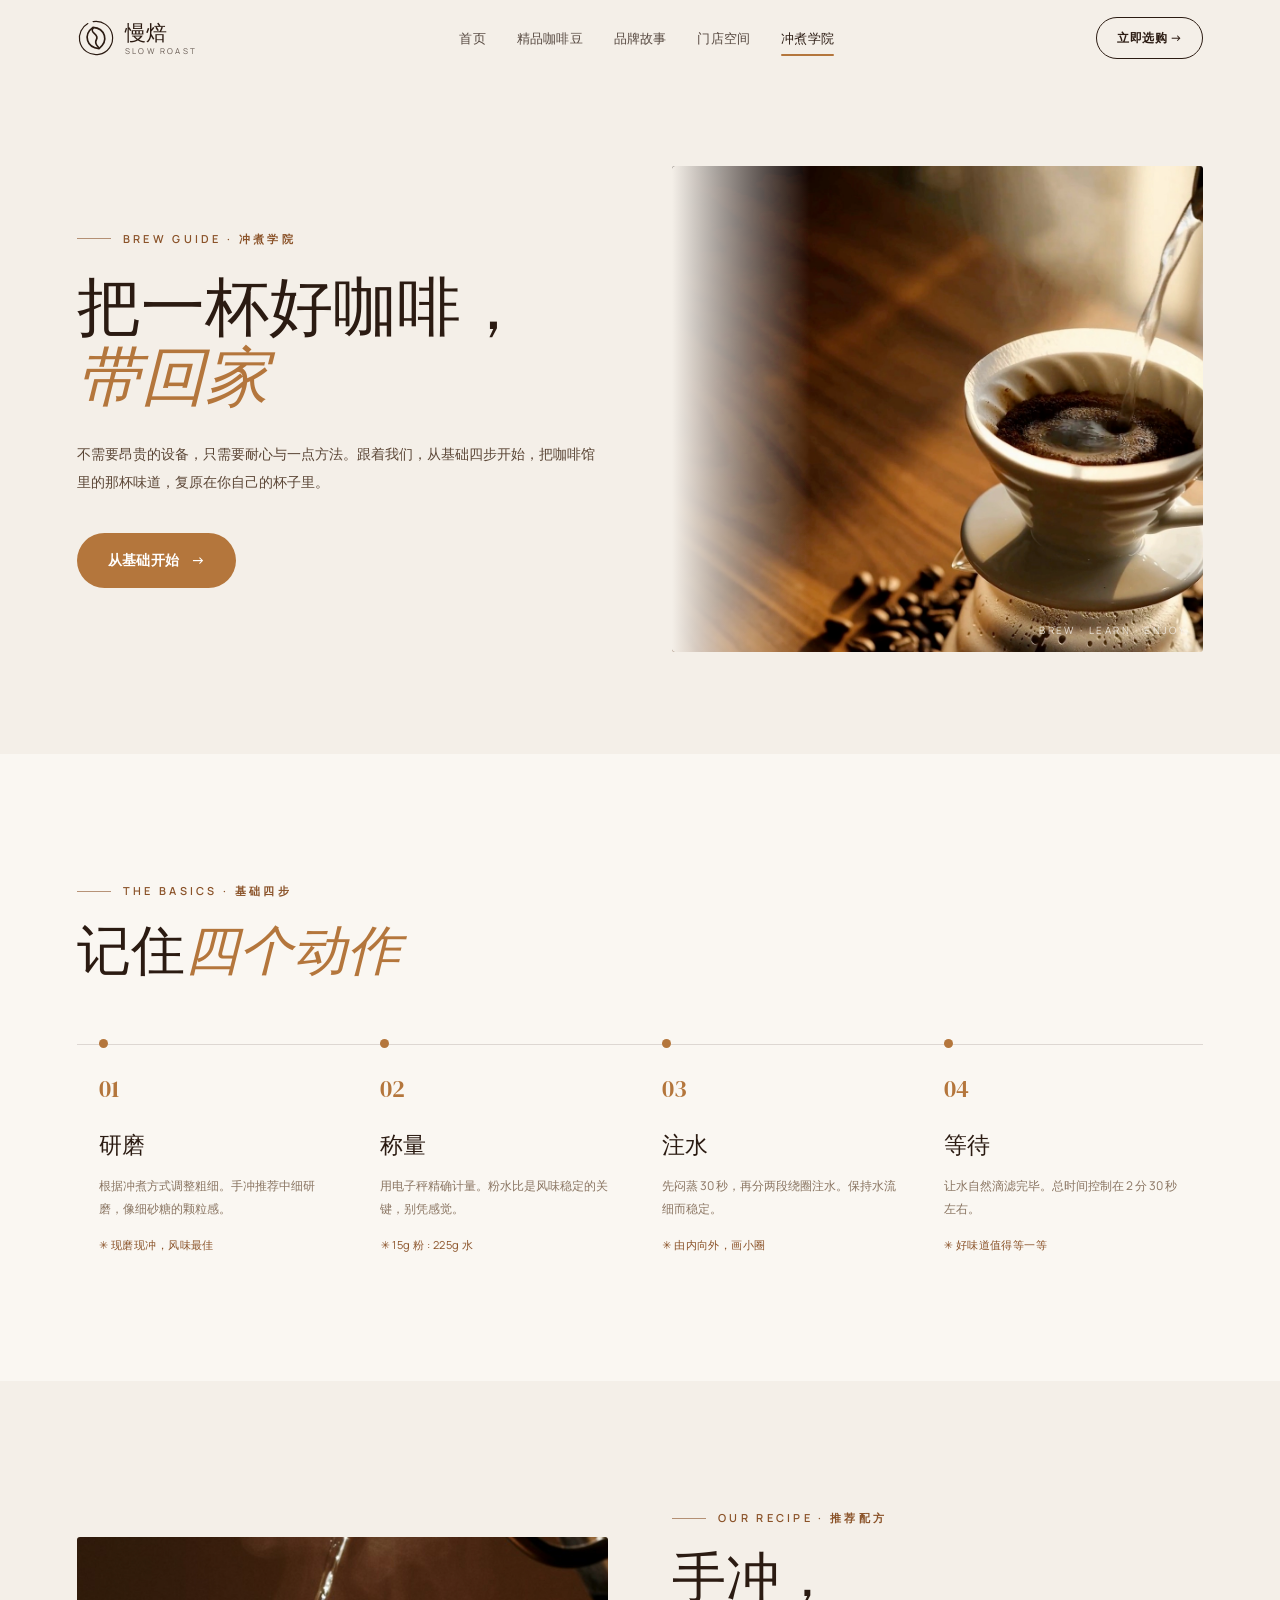
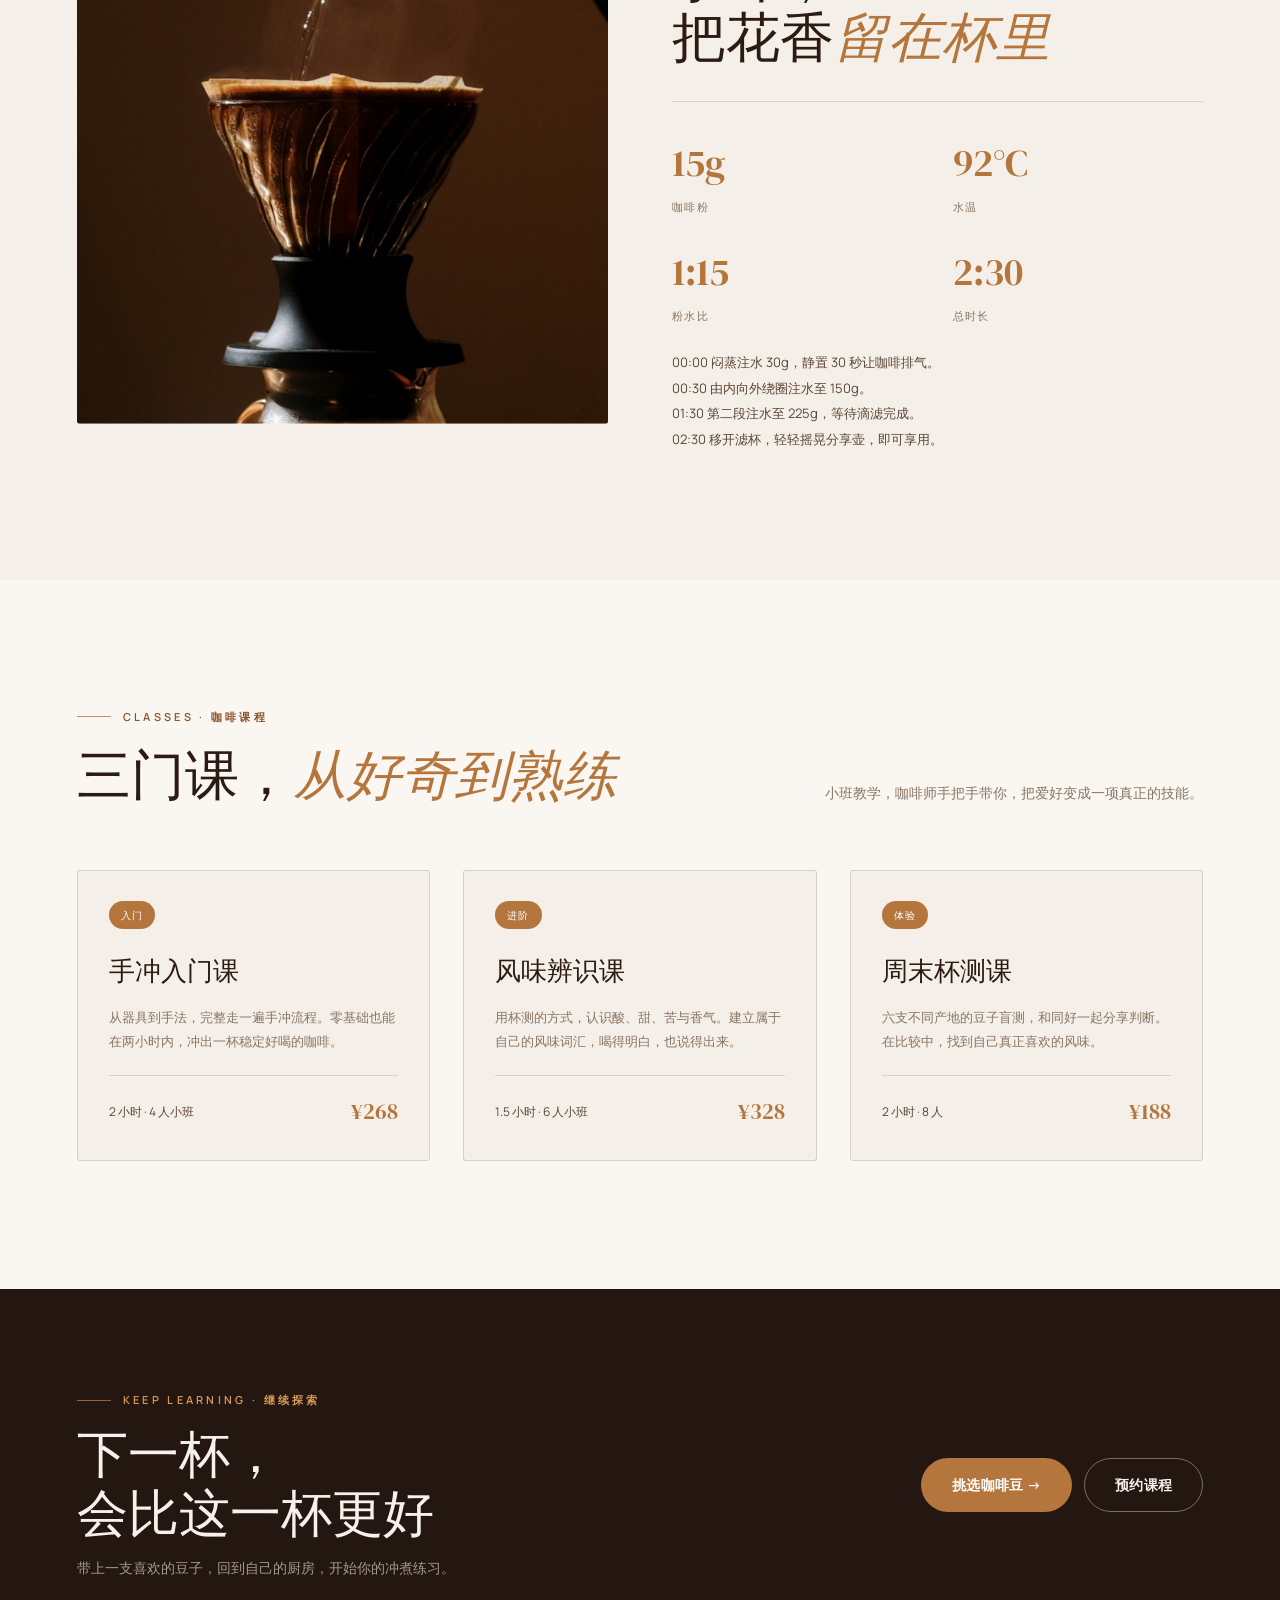
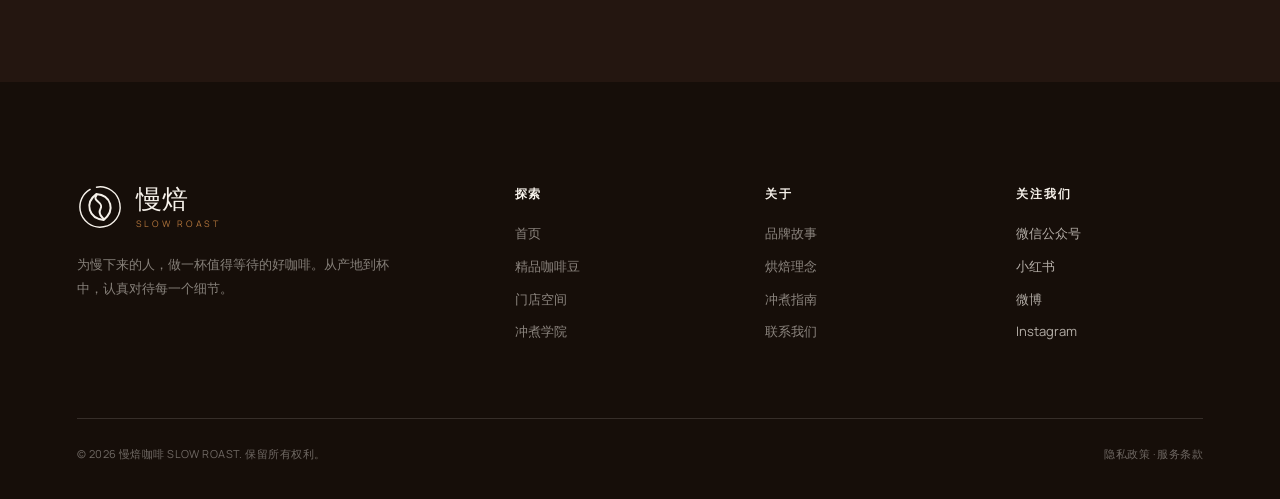
<file: academy.html>
<!DOCTYPE html>
<html lang="zh-CN">
<head>
<meta charset="UTF-8">
<meta name="viewport" content="width=device-width, initial-scale=1.0">
<title>冲煮学院 — 慢焙咖啡 SLOW ROAST</title>
<link rel="preconnect" href="https://fonts.googleapis.com">
<link rel="preconnect" href="https://fonts.gstatic.com" crossorigin>
<link href="https://fonts.googleapis.com/css2?family=DM+Serif+Display&family=Manrope:wght@400;500;600;700&display=swap" rel="stylesheet">
<link rel="stylesheet" href="css/common.css">
<style>
/* ---- Hero ---- */
.phero{position:relative;padding-top:calc(var(--nav-h) + clamp(56px,7vw,110px));padding-bottom:clamp(60px,8vw,120px);background:var(--cream);overflow:hidden}
.phero .grid{display:grid;grid-template-columns:1fr 1fr;gap:clamp(30px,5vw,80px);align-items:center}
.phero .copy h1{font-family:var(--serif);font-weight:400;font-size:clamp(44px,5vw,84px);line-height:1.1;margin-top:24px}
.phero .copy h1 em{font-style:italic;color:var(--brown)}
.phero .copy .lead{margin-top:28px;font-size:clamp(14px,1.1vw,17px);line-height:1.95;color:var(--ink-soft);max-width:520px}
.phero .copy .actions{margin-top:38px}
.phero .figure{position:relative;height:clamp(340px,38vw,540px);border-radius:3px;overflow:hidden}
.phero .figure img{width:100%;height:100%;object-fit:cover}
.phero .figure::after{content:"";position:absolute;inset:0;background:linear-gradient(90deg,var(--cream),transparent 26%)}
.phero .cap{position:absolute;right:16px;bottom:14px;font-size:10px;letter-spacing:.24em;color:rgba(246,241,234,.85);text-transform:uppercase;z-index:2}

/* ---- 四个动作 ---- */
.steps{background:var(--paper)}
.step-grid{display:grid;grid-template-columns:repeat(4,1fr);gap:0;position:relative}
.step-grid::before{content:"";position:absolute;left:0;right:0;top:0;height:1px;background:var(--line-light)}
.step{position:relative;padding:26px 22px 0}
.step .no{font-family:var(--serif);font-size:24px;color:var(--brown)}
.step::before{content:"";position:absolute;left:22px;top:-5px;width:9px;height:9px;border-radius:50%;background:var(--brown)}
.step h4{font-family:var(--serif);font-weight:400;font-size:clamp(20px,1.8vw,26px);margin:18px 0 12px}
.step p{font-size:12px;line-height:1.85;color:var(--muted)}
.step .tip{margin-top:16px;font-size:11px;color:var(--brown-2);letter-spacing:.04em}

/* ---- 配方 ---- */
.recipe{background:var(--cream)}
.recipe .grid{display:grid;grid-template-columns:1fr 1fr;gap:clamp(34px,5vw,90px);align-items:center}
.recipe .figure{height:clamp(340px,38vw,520px);border-radius:3px;overflow:hidden}
.recipe .figure img{width:100%;height:100%;object-fit:cover}
.recipe .params{display:grid;grid-template-columns:1fr 1fr;gap:26px 30px;margin-top:34px;padding-top:30px;border-top:1px solid var(--line-light)}
.recipe .params .v{font-family:var(--serif);font-size:clamp(28px,3vw,42px);color:var(--brown)}
.recipe .params .l{font-size:11px;letter-spacing:.12em;color:var(--muted);margin-top:4px}
.recipe .steps-inline{margin-top:26px;font-size:13px;line-height:1.95;color:var(--ink-soft)}

/* ---- 课程 ---- */
.courses{background:var(--paper)}
.course-grid{display:grid;grid-template-columns:repeat(3,1fr);gap:clamp(18px,2.6vw,38px)}
.course{background:var(--cream);border:1px solid var(--line-light);border-radius:3px;padding:clamp(26px,2.4vw,38px);display:flex;flex-direction:column;transition:transform .5s var(--ease),box-shadow .5s}
.course:hover{transform:translateY(-8px);box-shadow:0 24px 48px rgba(43,27,18,.1)}
.course .tag{align-self:flex-start;background:var(--brown);color:#fff;font-size:10px;letter-spacing:.14em;text-transform:uppercase;padding:6px 12px;border-radius:30px;margin-bottom:22px}
.course h3{font-family:var(--serif);font-weight:400;font-size:clamp(22px,2vw,28px);margin-bottom:14px}
.course p{font-size:13px;line-height:1.8;color:var(--muted);flex:1}
.course .meta{margin-top:22px;padding-top:18px;border-top:1px solid var(--line-light);display:flex;justify-content:space-between;align-items:center;font-size:12px;color:var(--ink-soft)}
.course .meta .price{font-family:var(--serif);font-size:22px;color:var(--brown)}
.course .meta a{color:var(--brown);font-weight:600}

@media(max-width:960px){
  .phero .grid,.recipe .grid{grid-template-columns:1fr;gap:40px}
  .phero .figure{height:clamp(280px,52vw,460px)}
  .phero .figure::after{background:linear-gradient(0deg,var(--cream),transparent 30%)}
  .step-grid{grid-template-columns:repeat(2,1fr);gap:34px 0}
  .step-grid::before{display:none}
  .step{border-left:2px solid var(--line-light);padding:0 0 0 20px}
  .step::before{display:none}
  .course-grid{grid-template-columns:1fr;gap:20px}
}
@media(max-width:600px){
  .phero .copy h1{font-size:clamp(42px,12vw,64px)}
  .step-grid{grid-template-columns:1fr;gap:28px}
  .recipe .params{grid-template-columns:1fr 1fr}
  .phero .copy .actions .btn{width:100%}
}
</style>
</head>
<body>

<nav class="nav" id="nav">
  <a href="index.html" class="brand" aria-label="慢焙咖啡首页"><span class="mark"></span><div>慢焙<small>SLOW ROAST</small></div></a>
  <div class="nav-links" id="navLinks">
    <a href="index.html" data-page="index.html">首页</a>
    <a href="beans.html" data-page="beans.html">精品咖啡豆</a>
    <a href="story.html" data-page="story.html">品牌故事</a>
    <a href="stores.html" data-page="stores.html">门店空间</a>
    <a href="academy.html" data-page="academy.html">冲煮学院</a>
  </div>
  <a href="beans.html" class="nav-cta">立即选购 →</a>
  <button class="nav-toggle" aria-label="打开菜单"><span></span><span></span><span></span></button>
</nav>

<!-- HERO -->
<header class="phero" data-theme="light">
  <div class="wrap grid">
    <div class="copy reveal">
      <div class="kicker">Brew Guide · 冲煮学院</div>
      <h1>把一杯好咖啡，<br><em>带回家</em></h1>
      <p class="lead">不需要昂贵的设备，只需要耐心与一点方法。跟着我们，从基础四步开始，把咖啡馆里的那杯味道，复原在你自己的杯子里。</p>
      <div class="actions"><a href="#basics" class="btn btn-primary">从基础开始 <span>→</span></a></div>
    </div>
    <div class="figure reveal">
      <img src="assets/coffee-poster.jpg" alt="手冲咖啡">
      <span class="cap">BREW · LEARN · ENJOY</span>
    </div>
  </div>
</header>

<!-- 基础四步 -->
<section class="section steps" id="basics" data-theme="light">
  <div class="wrap">
    <div class="sec-head reveal">
      <div><div class="kicker">The Basics · 基础四步</div><h2 class="sec-title">记住<em>四个动作</em></h2></div>
    </div>
    <div class="step-grid">
      <div class="step reveal"><div class="no">01</div><h4>研磨</h4><p>根据冲煮方式调整粗细。手冲推荐中细研磨，像细砂糖的颗粒感。</p><div class="tip">✳ 现磨现冲，风味最佳</div></div>
      <div class="step reveal"><div class="no">02</div><h4>称量</h4><p>用电子秤精确计量。粉水比是风味稳定的关键，别凭感觉。</p><div class="tip">✳ 15g 粉 : 225g 水</div></div>
      <div class="step reveal"><div class="no">03</div><h4>注水</h4><p>先闷蒸 30 秒，再分两段绕圈注水。保持水流细而稳定。</p><div class="tip">✳ 由内向外，画小圈</div></div>
      <div class="step reveal"><div class="no">04</div><h4>等待</h4><p>让水自然滴滤完毕。总时间控制在 2 分 30 秒左右。</p><div class="tip">✳ 好味道值得等一等</div></div>
    </div>
  </div>
</section>

<!-- 手冲配方 -->
<section class="section recipe" data-theme="light">
  <div class="wrap grid">
    <div class="figure reveal"><img src="assets/craft-pour.jpg" alt="手冲配方"></div>
    <div class="quote reveal">
      <div class="kicker">Our Recipe · 推荐配方</div>
      <h2 class="sec-title">手冲，<br>把花香<em>留在杯里</em></h2>
      <div class="params">
        <div><div class="v">15g</div><div class="l">咖啡粉</div></div>
        <div><div class="v">92°C</div><div class="l">水温</div></div>
        <div><div class="v">1:15</div><div class="l">粉水比</div></div>
        <div><div class="v">2:30</div><div class="l">总时长</div></div>
      </div>
      <p class="steps-inline">00:00 闷蒸注水 30g，静置 30 秒让咖啡排气。<br>00:30 由内向外绕圈注水至 150g。<br>01:30 第二段注水至 225g，等待滴滤完成。<br>02:30 移开滤杯，轻轻摇晃分享壶，即可享用。</p>
    </div>
  </div>
</section>

<!-- 课程 -->
<section class="section courses" data-theme="light">
  <div class="wrap">
    <div class="sec-head reveal">
      <div><div class="kicker">Classes · 咖啡课程</div><h2 class="sec-title">三门课，<em>从好奇到熟练</em></h2></div>
      <p class="right">小班教学，咖啡师手把手带你，把爱好变成一项真正的技能。</p>
    </div>
    <div class="course-grid">
      <article class="course reveal">
        <span class="tag">入门</span>
        <h3>手冲入门课</h3>
        <p>从器具到手法，完整走一遍手冲流程。零基础也能在两小时内，冲出一杯稳定好喝的咖啡。</p>
        <div class="meta"><span>2 小时 · 4 人小班</span><span class="price">¥268</span></div>
      </article>
      <article class="course reveal">
        <span class="tag">进阶</span>
        <h3>风味辨识课</h3>
        <p>用杯测的方式，认识酸、甜、苦与香气。建立属于自己的风味词汇，喝得明白，也说得出来。</p>
        <div class="meta"><span>1.5 小时 · 6 人小班</span><span class="price">¥328</span></div>
      </article>
      <article class="course reveal">
        <span class="tag">体验</span>
        <h3>周末杯测课</h3>
        <p>六支不同产地的豆子盲测，和同好一起分享判断。在比较中，找到自己真正喜欢的风味。</p>
        <div class="meta"><span>2 小时 · 8 人</span><span class="price">¥188</span></div>
      </article>
    </div>
  </div>
</section>

<!-- CTA -->
<section class="cta-band" data-theme="dark">
  <div class="wrap inner reveal">
    <div><div class="kicker">Keep Learning · 继续探索</div><h2>下一杯，<br>会比这一杯更好</h2><p>带上一支喜欢的豆子，回到自己的厨房，开始你的冲煮练习。</p></div>
    <div style="display:flex;gap:12px;flex-wrap:wrap">
      <a href="beans.html" class="btn btn-primary">挑选咖啡豆 →</a>
      <a href="stores.html#visit" class="btn btn-ghost-dark">预约课程</a>
    </div>
  </div>
</section>

<!-- 页脚 -->
<footer class="footer" data-theme="dark">
  <div class="footer-inner">
    <div class="footer-top">
      <div class="fbrand">
        <div class="fbrand-top"><span class="mark"></span><span class="fbrand-name">慢焙<small>SLOW ROAST</small></span></div>
        <p>为慢下来的人，做一杯值得等待的好咖啡。从产地到杯中，认真对待每一个细节。</p>
      </div>
      <div><h5>探索</h5><ul>
        <li><a href="index.html" data-page="index.html">首页</a></li>
        <li><a href="beans.html" data-page="beans.html">精品咖啡豆</a></li>
        <li><a href="stores.html" data-page="stores.html">门店空间</a></li>
        <li><a href="academy.html" data-page="academy.html">冲煮学院</a></li>
      </ul></div>
      <div><h5>关于</h5><ul>
        <li><a href="story.html" data-page="story.html">品牌故事</a></li>
        <li><a href="story.html#belief">烘焙理念</a></li>
        <li><a href="academy.html">冲煮指南</a></li>
        <li><a href="stores.html#visit">联系我们</a></li>
      </ul></div>
      <div><h5>关注我们</h5><ul><li>微信公众号</li><li>小红书</li><li>微博</li><li>Instagram</li></ul></div>
    </div>
  </div>
  <div class="footer-bottom"><span>© 2026 慢焙咖啡 SLOW ROAST. 保留所有权利。</span><span>隐私政策 · 服务条款</span></div>
</footer>

<script src="js/common.js"></script>
</body>
</html>
</file>
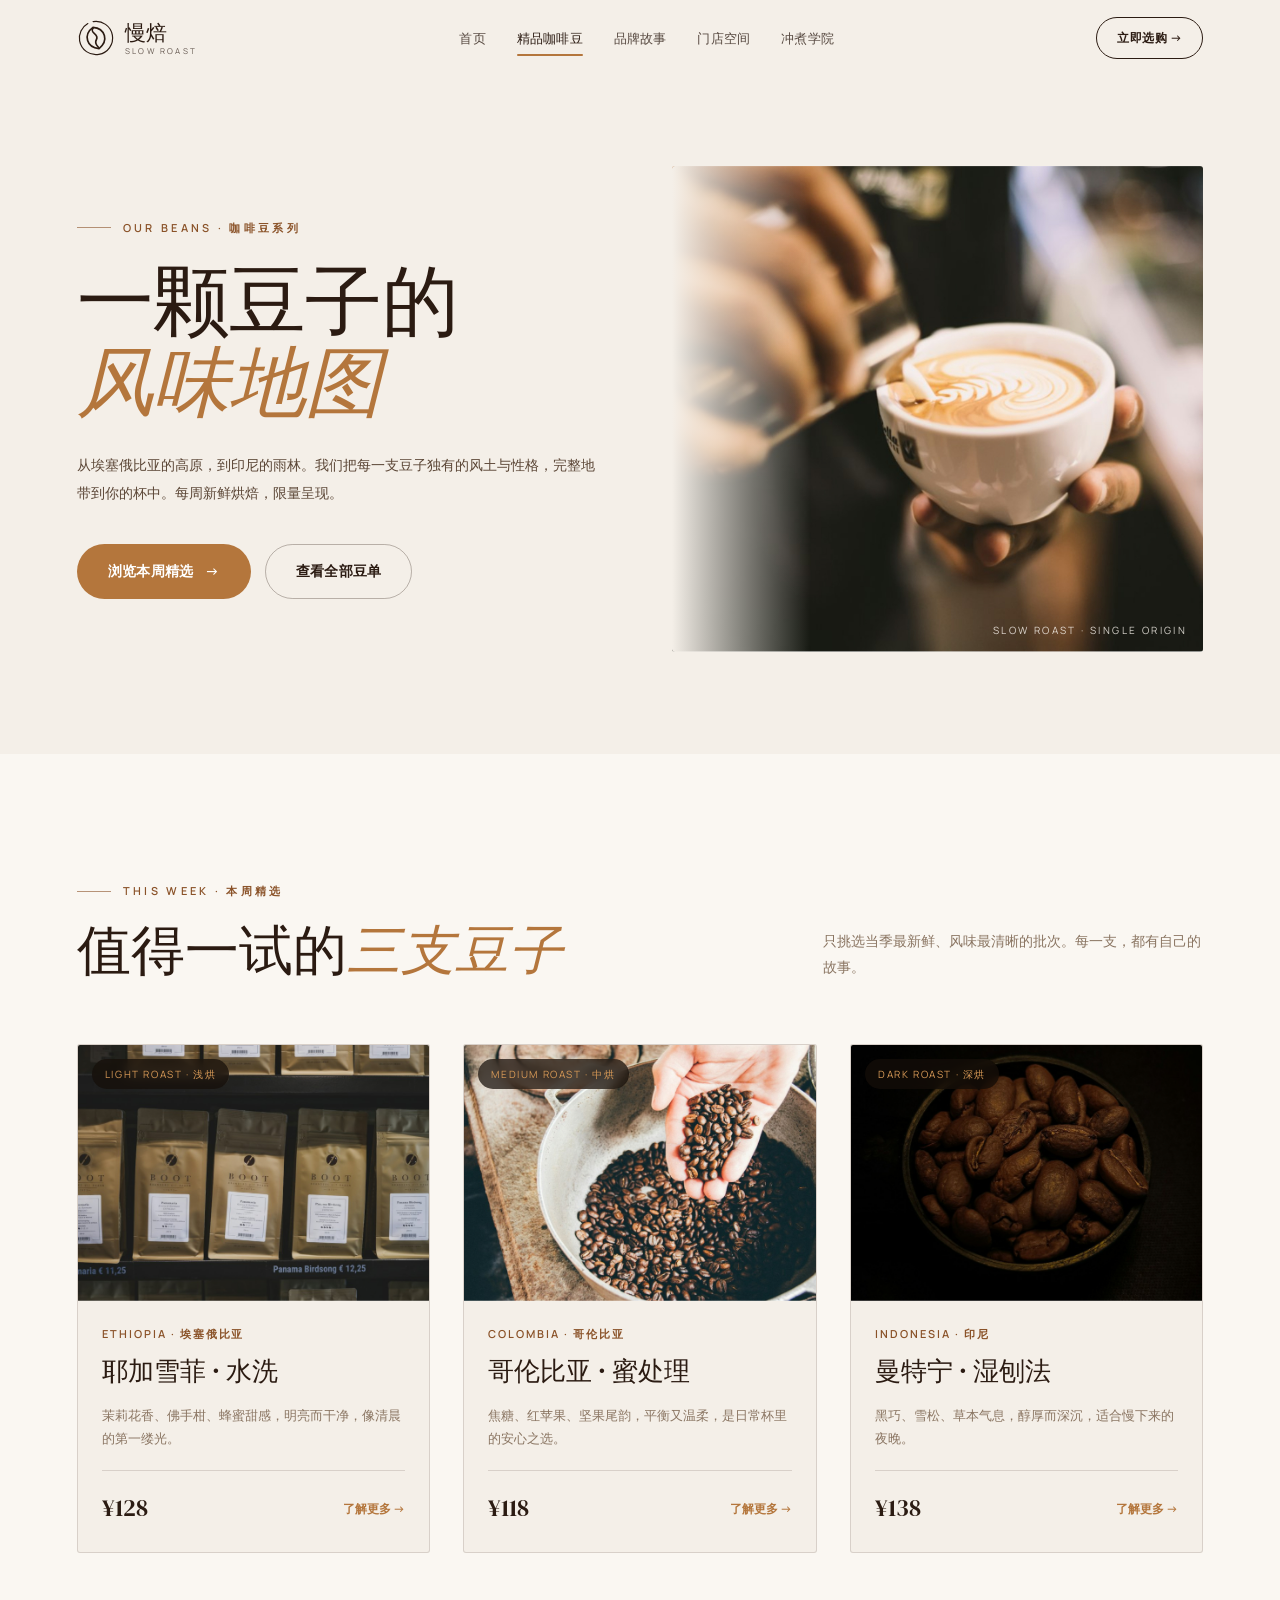
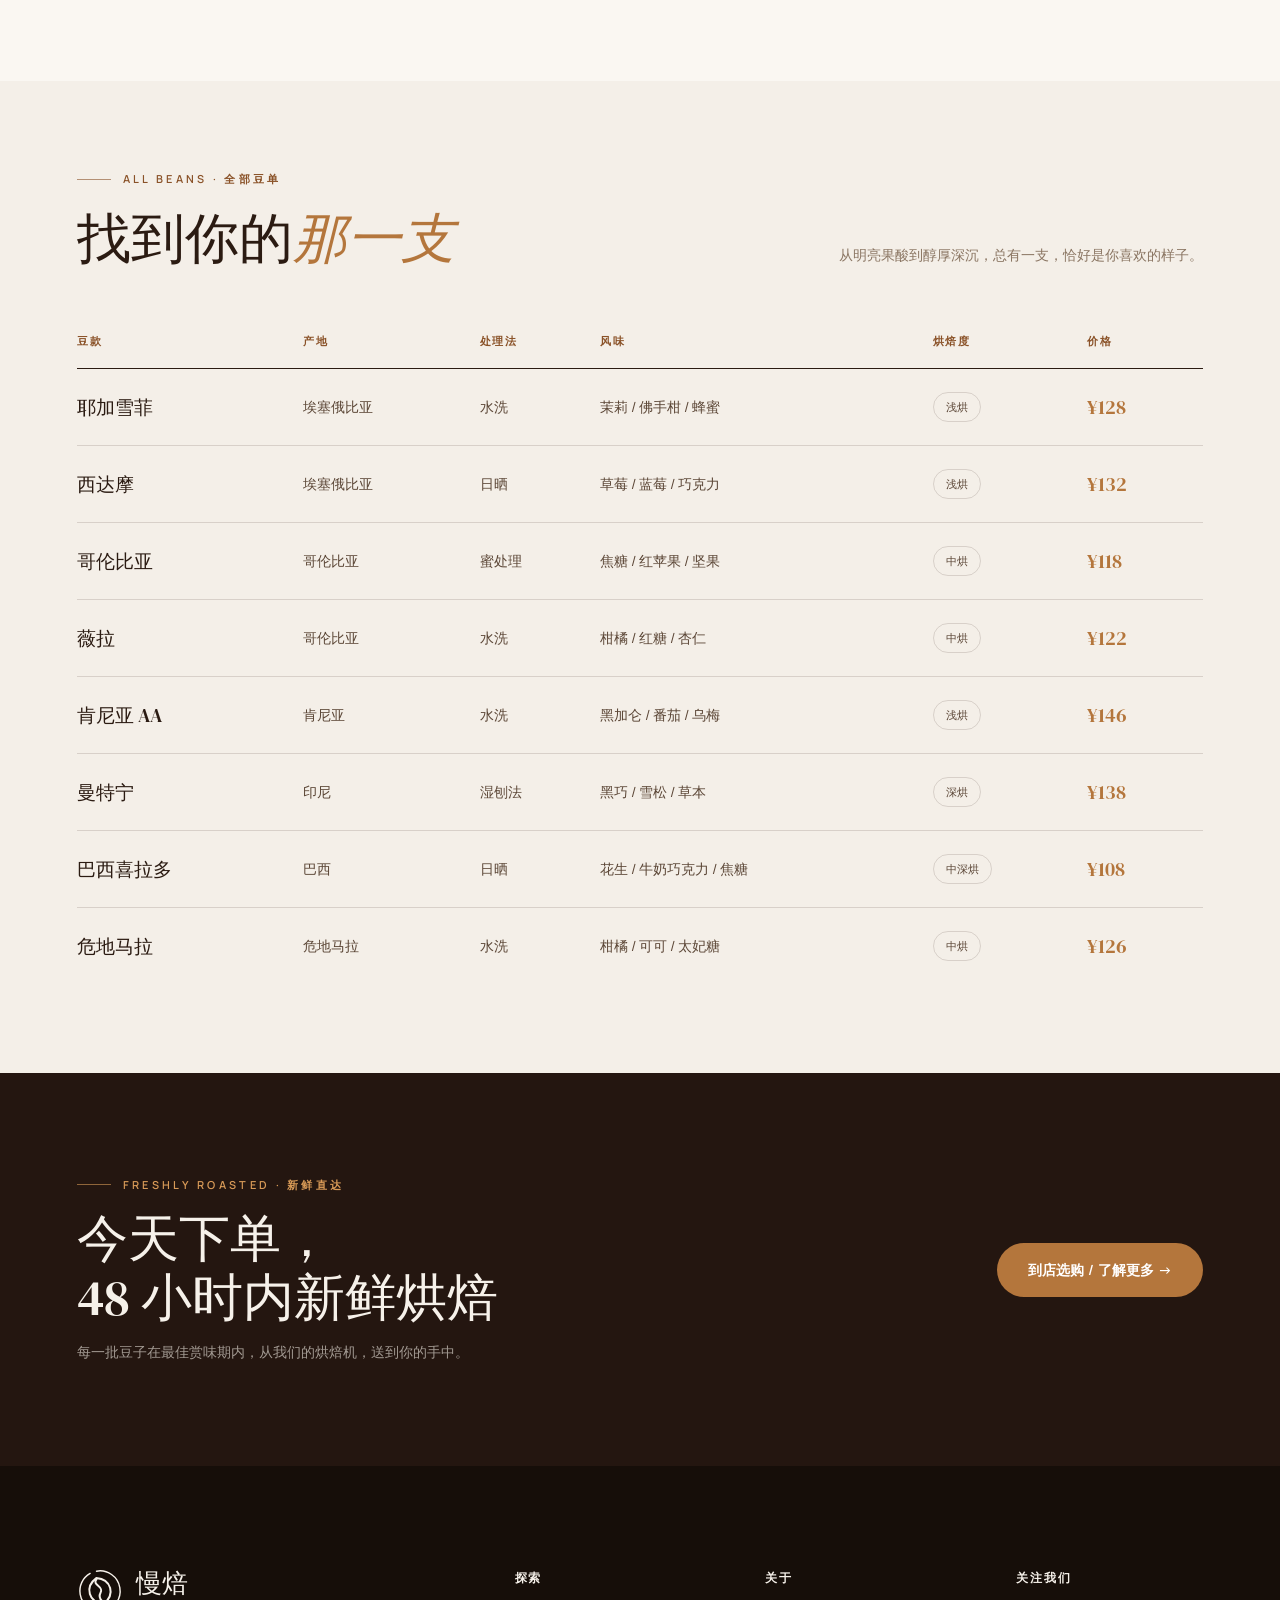
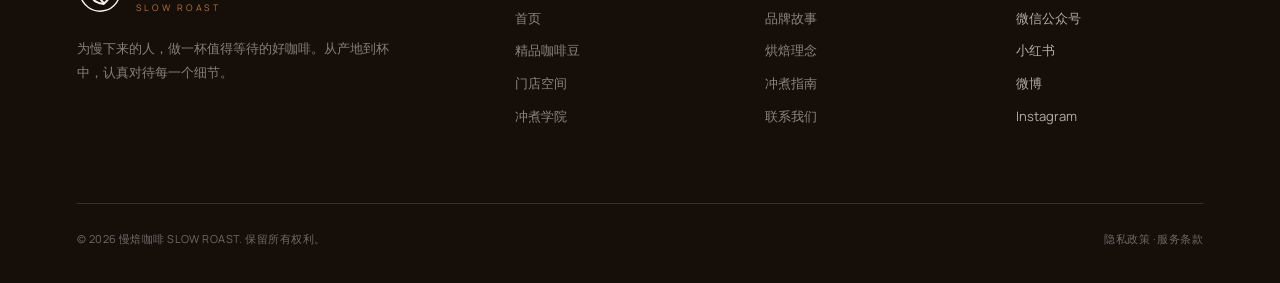
<file: beans.html>
<!DOCTYPE html>
<html lang="zh-CN">
<head>
<meta charset="UTF-8">
<meta name="viewport" content="width=device-width, initial-scale=1.0">
<title>精品咖啡豆 — 慢焙咖啡 SLOW ROAST</title>
<link rel="preconnect" href="https://fonts.googleapis.com">
<link rel="preconnect" href="https://fonts.gstatic.com" crossorigin>
<link href="https://fonts.googleapis.com/css2?family=DM+Serif+Display&family=Manrope:wght@400;500;600;700&display=swap" rel="stylesheet">
<link rel="stylesheet" href="css/common.css">
<style>
/* ---- Hero ---- */
.phero{position:relative;padding-top:calc(var(--nav-h) + clamp(56px,7vw,110px));padding-bottom:clamp(60px,8vw,120px);background:var(--cream);overflow:hidden}
.phero .grid{display:grid;grid-template-columns:1fr 1fr;gap:clamp(30px,5vw,80px);align-items:center}
.phero .copy h1{font-family:var(--serif);font-weight:400;font-size:clamp(46px,6vw,96px);line-height:1.06;margin-top:24px;letter-spacing:-.01em}
.phero .copy h1 em{font-style:italic;color:var(--brown)}
.phero .copy .lead{margin-top:28px;font-size:clamp(14px,1.1vw,17px);line-height:1.95;color:var(--ink-soft);max-width:520px}
.phero .copy .actions{margin-top:38px;display:flex;gap:14px;flex-wrap:wrap}
.phero .figure{position:relative;height:clamp(340px,38vw,560px);border-radius:3px;overflow:hidden}
.phero .figure img{width:100%;height:100%;object-fit:cover}
.phero .figure::after{content:"";position:absolute;inset:0;background:linear-gradient(90deg,var(--cream),transparent 26%)}
.phero .cap{position:absolute;right:16px;bottom:14px;font-size:10px;letter-spacing:.24em;color:rgba(246,241,234,.85);text-transform:uppercase;z-index:2}

/* ---- 本周精选 ---- */
.featured{background:var(--paper)}
.fcards{display:grid;grid-template-columns:repeat(3,1fr);gap:clamp(18px,2.6vw,40px)}
.fcard{background:var(--cream);border:1px solid var(--line-light);border-radius:3px;overflow:hidden;transition:transform .5s var(--ease),box-shadow .5s}
.fcard:hover{transform:translateY(-8px);box-shadow:0 26px 50px rgba(43,27,18,.12)}
.fcard .img{height:clamp(200px,20vw,280px);overflow:hidden;position:relative}
.fcard .img img{width:100%;height:100%;object-fit:cover;transition:transform .8s}
.fcard:hover .img img{transform:scale(1.06)}
.fcard .roast{position:absolute;top:14px;left:14px;background:rgba(22,14,9,.72);color:var(--amber);font-size:10px;letter-spacing:.16em;text-transform:uppercase;padding:7px 13px;border-radius:30px;backdrop-filter:blur(6px)}
.fcard .body{padding:24px}
.fcard .origin{font-size:11px;letter-spacing:.18em;text-transform:uppercase;color:var(--brown-2);font-weight:600}
.fcard h3{font-family:var(--serif);font-weight:400;font-size:clamp(24px,2vw,30px);margin:8px 0 12px}
.fcard .flavor{font-size:13px;line-height:1.8;color:var(--muted);min-height:46px}
.fcard .row{display:flex;justify-content:space-between;align-items:center;margin-top:20px;padding-top:18px;border-top:1px solid var(--line-light)}
.fcard .price{font-family:var(--serif);font-size:24px;color:var(--ink)}
.fcard .buy{font-size:12px;font-weight:600;color:var(--brown);display:inline-flex;gap:6px;align-items:center}

/* ---- 全部豆单表格 ---- */
.beans-table{width:100%;border-collapse:collapse}
.beans-table th{text-align:left;font-size:11px;letter-spacing:.16em;text-transform:uppercase;color:var(--brown-2);font-weight:600;padding:0 18px 18px 0;border-bottom:1px solid var(--ink);white-space:nowrap}
.beans-table td{padding:22px 18px 22px 0;border-bottom:1px solid var(--line-light);font-size:14px;color:var(--ink-soft);vertical-align:middle}
.beans-table tr:last-child td{border-bottom:none}
.beans-table .bn{font-family:var(--serif);font-size:19px;color:var(--ink);white-space:nowrap}
.beans-table .tag{display:inline-block;font-size:11px;padding:5px 12px;border:1px solid var(--line-light);border-radius:30px;color:var(--ink-soft);white-space:nowrap}
.beans-table .bp{font-family:var(--serif);font-size:20px;color:var(--brown);white-space:nowrap}
.table-mobile{display:none}

@media(max-width:960px){
  .phero .grid{grid-template-columns:1fr;gap:40px}
  .phero .figure{height:clamp(280px,52vw,440px)}
  .phero .figure::after{background:linear-gradient(0deg,var(--cream),transparent 30%)}
  .fcards{grid-template-columns:repeat(2,1fr)}
}
@media(max-width:680px){
  .fcards{grid-template-columns:1fr}
  .beans-table{display:none}
  .table-mobile{display:block}
  .bm-item{padding:20px 0;border-bottom:1px solid var(--line-light)}
  .bm-item:last-child{border-bottom:none}
  .bm-top{display:flex;justify-content:space-between;align-items:baseline;gap:12px}
  .bm-top .bn{font-family:var(--serif);font-size:21px}
  .bm-top .bp{font-family:var(--serif);font-size:20px;color:var(--brown)}
  .bm-meta{margin-top:8px;font-size:12px;color:var(--muted);line-height:1.7}
  .bm-tags{margin-top:10px;display:flex;gap:8px;flex-wrap:wrap}
  .bm-tags .tag{font-size:11px;padding:4px 10px;border:1px solid var(--line-light);border-radius:30px;color:var(--ink-soft)}
  .phero .copy .actions .btn{width:100%}
}
</style>
</head>
<body>

<nav class="nav" id="nav">
  <a href="index.html" class="brand" aria-label="慢焙咖啡首页"><span class="mark"></span><div>慢焙<small>SLOW ROAST</small></div></a>
  <div class="nav-links" id="navLinks">
    <a href="index.html" data-page="index.html">首页</a>
    <a href="beans.html" data-page="beans.html">精品咖啡豆</a>
    <a href="story.html" data-page="story.html">品牌故事</a>
    <a href="stores.html" data-page="stores.html">门店空间</a>
    <a href="academy.html" data-page="academy.html">冲煮学院</a>
  </div>
  <a href="beans.html" class="nav-cta">立即选购 →</a>
  <button class="nav-toggle" aria-label="打开菜单"><span></span><span></span><span></span></button>
</nav>

<!-- HERO -->
<header class="phero" data-theme="light">
  <div class="wrap grid">
    <div class="copy reveal">
      <div class="kicker">Our Beans · 咖啡豆系列</div>
      <h1>一颗豆子的<br><em>风味地图</em></h1>
      <p class="lead">从埃塞俄比亚的高原，到印尼的雨林。我们把每一支豆子独有的风土与性格，完整地带到你的杯中。每周新鲜烘焙，限量呈现。</p>
      <div class="actions">
        <a href="#featured" class="btn btn-primary">浏览本周精选 <span>→</span></a>
        <a href="#all" class="btn btn-ghost-light">查看全部豆单</a>
      </div>
    </div>
    <div class="figure reveal">
      <img src="assets/story-latte.jpg" alt="咖啡师精心冲煮">
      <span class="cap">SLOW ROAST · SINGLE ORIGIN</span>
    </div>
  </div>
</header>

<!-- 本周精选 -->
<section class="section featured" id="featured" data-theme="light">
  <div class="wrap">
    <div class="sec-head reveal">
      <div><div class="kicker">This Week · 本周精选</div><h2 class="sec-title">值得一试的<em>三支豆子</em></h2></div>
      <p class="right">只挑选当季最新鲜、风味最清晰的批次。每一支，都有自己的故事。</p>
    </div>
    <div class="fcards">
      <article class="fcard reveal">
        <div class="img"><img src="assets/bean-yegacheffe.jpg" alt="耶加雪菲水洗"><span class="roast">Light Roast · 浅烘</span></div>
        <div class="body">
          <div class="origin">Ethiopia · 埃塞俄比亚</div>
          <h3>耶加雪菲 · 水洗</h3>
          <p class="flavor">茉莉花香、佛手柑、蜂蜜甜感，明亮而干净，像清晨的第一缕光。</p>
          <div class="row"><span class="price">¥128</span><a href="#all" class="buy">了解更多 →</a></div>
        </div>
      </article>
      <article class="fcard reveal">
        <div class="img"><img src="assets/bean-colombia.jpg" alt="哥伦比亚蜜处理"><span class="roast">Medium Roast · 中烘</span></div>
        <div class="body">
          <div class="origin">Colombia · 哥伦比亚</div>
          <h3>哥伦比亚 · 蜜处理</h3>
          <p class="flavor">焦糖、红苹果、坚果尾韵，平衡又温柔，是日常杯里的安心之选。</p>
          <div class="row"><span class="price">¥118</span><a href="#all" class="buy">了解更多 →</a></div>
        </div>
      </article>
      <article class="fcard reveal">
        <div class="img"><img src="assets/bean-mandheling.jpg" alt="曼特宁湿刨法"><span class="roast">Dark Roast · 深烘</span></div>
        <div class="body">
          <div class="origin">Indonesia · 印尼</div>
          <h3>曼特宁 · 湿刨法</h3>
          <p class="flavor">黑巧、雪松、草本气息，醇厚而深沉，适合慢下来的夜晚。</p>
          <div class="row"><span class="price">¥138</span><a href="#all" class="buy">了解更多 →</a></div>
        </div>
      </article>
    </div>
  </div>
</section>

<!-- 全部豆单 -->
<section class="section-sm" id="all" data-theme="light">
  <div class="wrap">
    <div class="sec-head reveal">
      <div><div class="kicker">All Beans · 全部豆单</div><h2 class="sec-title">找到你的<em>那一支</em></h2></div>
      <p class="right">从明亮果酸到醇厚深沉，总有一支，恰好是你喜欢的样子。</p>
    </div>
    <table class="beans-table reveal">
      <thead><tr><th>豆款</th><th>产地</th><th>处理法</th><th>风味</th><th>烘焙度</th><th>价格</th></tr></thead>
      <tbody>
        <tr><td class="bn">耶加雪菲</td><td>埃塞俄比亚</td><td>水洗</td><td>茉莉 / 佛手柑 / 蜂蜜</td><td><span class="tag">浅烘</span></td><td class="bp">¥128</td></tr>
        <tr><td class="bn">西达摩</td><td>埃塞俄比亚</td><td>日晒</td><td>草莓 / 蓝莓 / 巧克力</td><td><span class="tag">浅烘</span></td><td class="bp">¥132</td></tr>
        <tr><td class="bn">哥伦比亚</td><td>哥伦比亚</td><td>蜜处理</td><td>焦糖 / 红苹果 / 坚果</td><td><span class="tag">中烘</span></td><td class="bp">¥118</td></tr>
        <tr><td class="bn">薇拉</td><td>哥伦比亚</td><td>水洗</td><td>柑橘 / 红糖 / 杏仁</td><td><span class="tag">中烘</span></td><td class="bp">¥122</td></tr>
        <tr><td class="bn">肯尼亚 AA</td><td>肯尼亚</td><td>水洗</td><td>黑加仑 / 番茄 / 乌梅</td><td><span class="tag">浅烘</span></td><td class="bp">¥146</td></tr>
        <tr><td class="bn">曼特宁</td><td>印尼</td><td>湿刨法</td><td>黑巧 / 雪松 / 草本</td><td><span class="tag">深烘</span></td><td class="bp">¥138</td></tr>
        <tr><td class="bn">巴西喜拉多</td><td>巴西</td><td>日晒</td><td>花生 / 牛奶巧克力 / 焦糖</td><td><span class="tag">中深烘</span></td><td class="bp">¥108</td></tr>
        <tr><td class="bn">危地马拉</td><td>危地马拉</td><td>水洗</td><td>柑橘 / 可可 / 太妃糖</td><td><span class="tag">中烘</span></td><td class="bp">¥126</td></tr>
      </tbody>
    </table>
    <div class="table-mobile reveal">
      <div class="bm-item"><div class="bm-top"><span class="bn">耶加雪菲</span><span class="bp">¥128</span></div><div class="bm-meta">埃塞俄比亚 · 水洗</div><div class="bm-meta">茉莉 / 佛手柑 / 蜂蜜</div><div class="bm-tags"><span class="tag">浅烘</span></div></div>
      <div class="bm-item"><div class="bm-top"><span class="bn">西达摩</span><span class="bp">¥132</span></div><div class="bm-meta">埃塞俄比亚 · 日晒</div><div class="bm-meta">草莓 / 蓝莓 / 巧克力</div><div class="bm-tags"><span class="tag">浅烘</span></div></div>
      <div class="bm-item"><div class="bm-top"><span class="bn">哥伦比亚</span><span class="bp">¥118</span></div><div class="bm-meta">哥伦比亚 · 蜜处理</div><div class="bm-meta">焦糖 / 红苹果 / 坚果</div><div class="bm-tags"><span class="tag">中烘</span></div></div>
      <div class="bm-item"><div class="bm-top"><span class="bn">薇拉</span><span class="bp">¥122</span></div><div class="bm-meta">哥伦比亚 · 水洗</div><div class="bm-meta">柑橘 / 红糖 / 杏仁</div><div class="bm-tags"><span class="tag">中烘</span></div></div>
      <div class="bm-item"><div class="bm-top"><span class="bn">肯尼亚 AA</span><span class="bp">¥146</span></div><div class="bm-meta">肯尼亚 · 水洗</div><div class="bm-meta">黑加仑 / 番茄 / 乌梅</div><div class="bm-tags"><span class="tag">浅烘</span></div></div>
      <div class="bm-item"><div class="bm-top"><span class="bn">曼特宁</span><span class="bp">¥138</span></div><div class="bm-meta">印尼 · 湿刨法</div><div class="bm-meta">黑巧 / 雪松 / 草本</div><div class="bm-tags"><span class="tag">深烘</span></div></div>
      <div class="bm-item"><div class="bm-top"><span class="bn">巴西喜拉多</span><span class="bp">¥108</span></div><div class="bm-meta">巴西 · 日晒</div><div class="bm-meta">花生 / 牛奶巧克力 / 焦糖</div><div class="bm-tags"><span class="tag">中深烘</span></div></div>
      <div class="bm-item"><div class="bm-top"><span class="bn">危地马拉</span><span class="bp">¥126</span></div><div class="bm-meta">危地马拉 · 水洗</div><div class="bm-meta">柑橘 / 可可 / 太妃糖</div><div class="bm-tags"><span class="tag">中烘</span></div></div>
    </div>
  </div>
</section>

<!-- CTA -->
<section class="cta-band" data-theme="dark">
  <div class="wrap inner reveal">
    <div><div class="kicker">Freshly Roasted · 新鲜直达</div><h2>今天下单，<br>48 小时内新鲜烘焙</h2><p>每一批豆子在最佳赏味期内，从我们的烘焙机，送到你的手中。</p></div>
    <a href="stores.html" class="btn btn-primary">到店选购 / 了解更多 →</a>
  </div>
</section>

<!-- 页脚 -->
<footer class="footer" data-theme="dark">
  <div class="footer-inner">
    <div class="footer-top">
      <div class="fbrand">
        <div class="fbrand-top"><span class="mark"></span><span class="fbrand-name">慢焙<small>SLOW ROAST</small></span></div>
        <p>为慢下来的人，做一杯值得等待的好咖啡。从产地到杯中，认真对待每一个细节。</p>
      </div>
      <div><h5>探索</h5><ul>
        <li><a href="index.html" data-page="index.html">首页</a></li>
        <li><a href="beans.html" data-page="beans.html">精品咖啡豆</a></li>
        <li><a href="stores.html" data-page="stores.html">门店空间</a></li>
        <li><a href="academy.html" data-page="academy.html">冲煮学院</a></li>
      </ul></div>
      <div><h5>关于</h5><ul>
        <li><a href="story.html" data-page="story.html">品牌故事</a></li>
        <li><a href="story.html#belief">烘焙理念</a></li>
        <li><a href="academy.html">冲煮指南</a></li>
        <li><a href="stores.html#visit">联系我们</a></li>
      </ul></div>
      <div><h5>关注我们</h5><ul><li>微信公众号</li><li>小红书</li><li>微博</li><li>Instagram</li></ul></div>
    </div>
  </div>
  <div class="footer-bottom"><span>© 2026 慢焙咖啡 SLOW ROAST. 保留所有权利。</span><span>隐私政策 · 服务条款</span></div>
</footer>

<script src="js/common.js"></script>
</body>
</html>
</file>
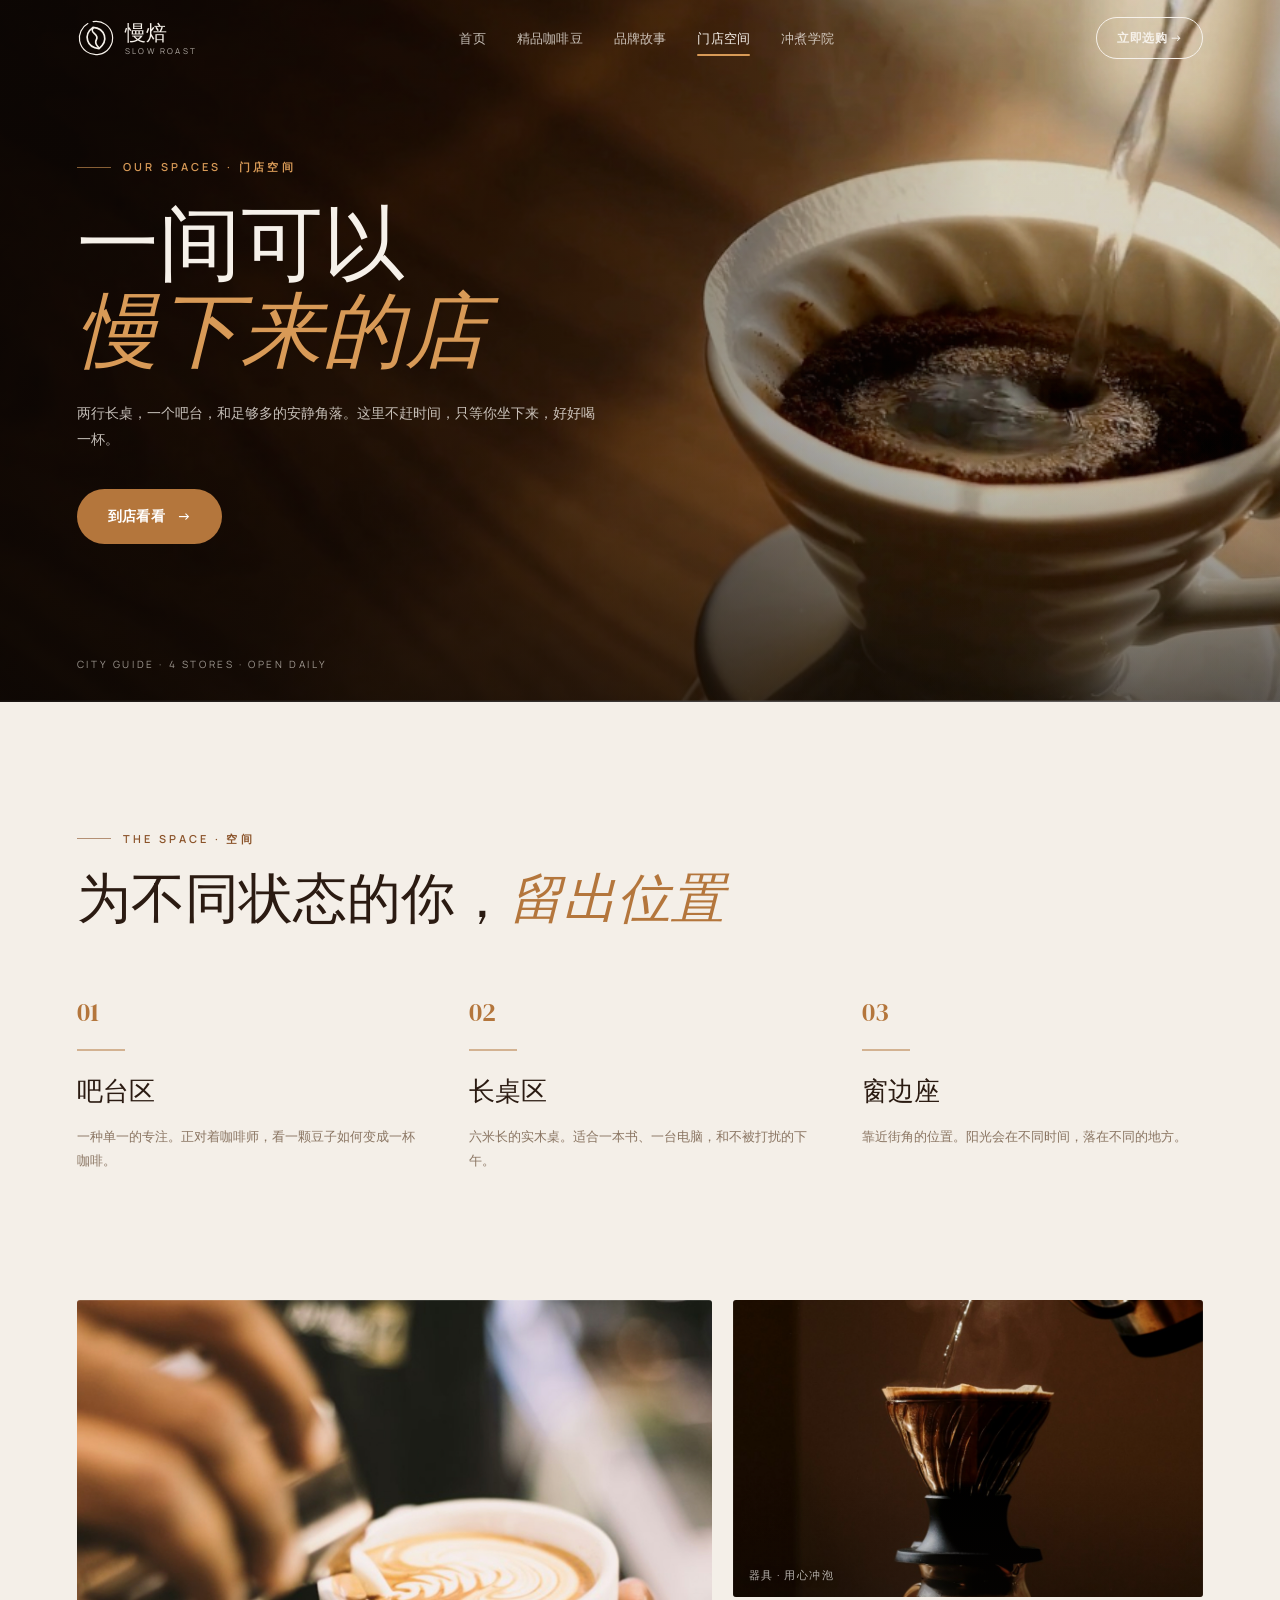
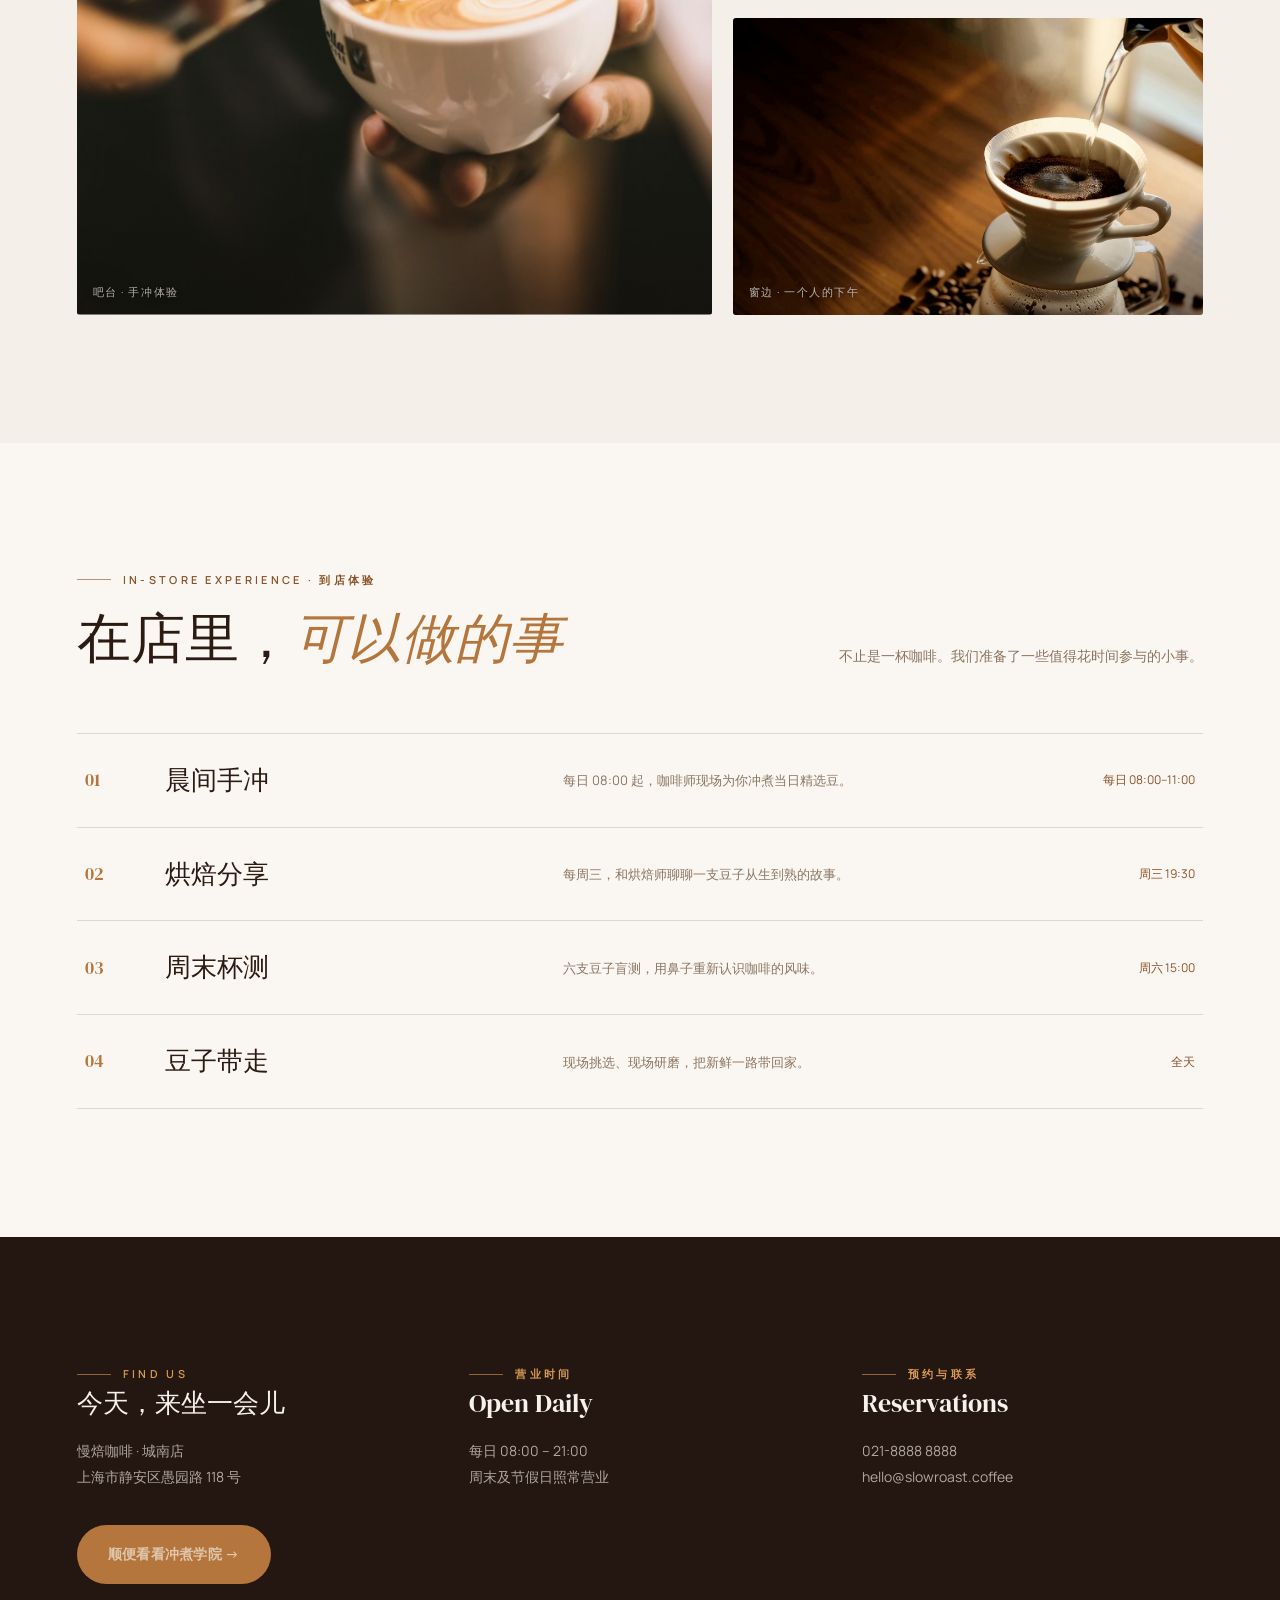
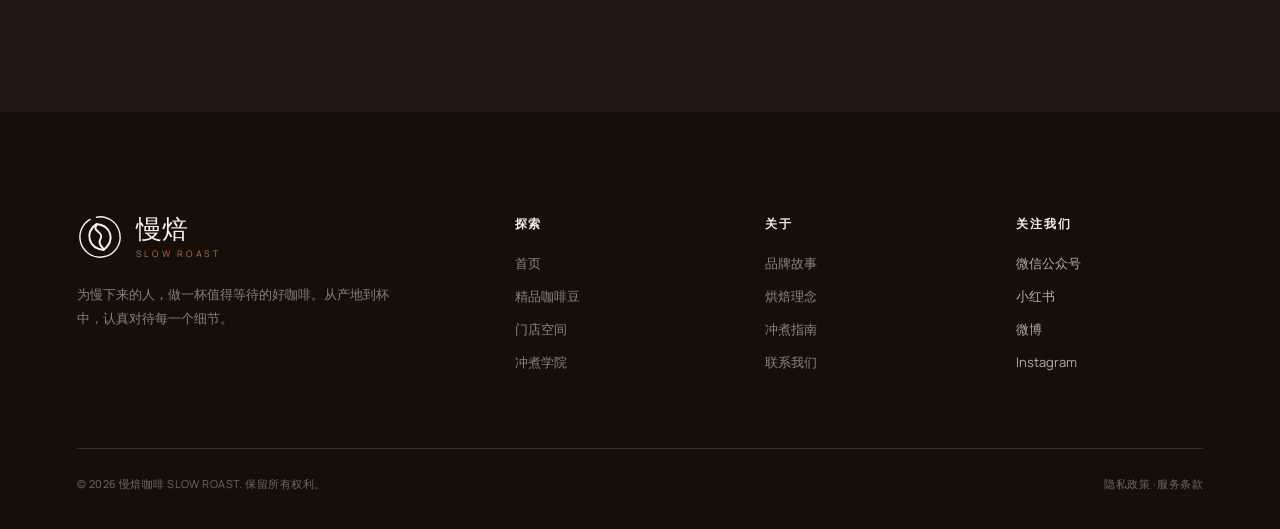
<file: stores.html>
<!DOCTYPE html>
<html lang="zh-CN">
<head>
<meta charset="UTF-8">
<meta name="viewport" content="width=device-width, initial-scale=1.0">
<title>门店空间 — 慢焙咖啡 SLOW ROAST</title>
<link rel="preconnect" href="https://fonts.googleapis.com">
<link rel="preconnect" href="https://fonts.gstatic.com" crossorigin>
<link href="https://fonts.googleapis.com/css2?family=DM+Serif+Display&family=Manrope:wght@400;500;600;700&display=swap" rel="stylesheet">
<link rel="stylesheet" href="css/common.css">
<style>
/* ---- 全屏 Hero ---- */
.hero{position:relative;height:clamp(560px,78vh,860px);min-height:540px;overflow:hidden;background:var(--night);color:var(--white);display:flex;align-items:center}
.hero-img{position:absolute;inset:0;width:100%;height:100%;object-fit:cover}
.hero-shade{position:absolute;inset:0;background:linear-gradient(90deg,rgba(12,7,4,.86) 0%,rgba(12,7,4,.6) 42%,rgba(12,7,4,.15) 78%),linear-gradient(0deg,rgba(12,7,4,.6),transparent 40%)}
.hero-inner{position:relative;z-index:2;width:100%}
.hero .kicker{color:var(--amber)}
.hero h1{font-family:var(--serif);font-weight:400;font-size:clamp(46px,6.4vw,108px);line-height:1.06;margin-top:24px;max-width:900px}
.hero h1 em{font-style:italic;color:var(--amber)}
.hero .lead{margin-top:26px;font-size:clamp(14px,1.1vw,17px);line-height:1.9;color:rgba(246,241,234,.78);max-width:520px}
.hero .actions{margin-top:36px}
.hero .cap{position:absolute;left:var(--pad);bottom:30px;z-index:2;font-size:10px;letter-spacing:.26em;color:rgba(246,241,234,.6);text-transform:uppercase}

/* ---- 空间说明 ---- */
.spaces{background:var(--cream)}
.space-grid{display:grid;grid-template-columns:repeat(3,1fr);gap:clamp(24px,4vw,64px)}
.space .no{font-family:var(--serif);font-size:26px;color:var(--brown)}
.space .ln{width:48px;height:2px;background:var(--brown);margin:16px 0 20px;opacity:.5}
.space h3{font-family:var(--serif);font-weight:400;font-size:clamp(22px,2vw,30px);margin-bottom:12px}
.space p{font-size:13px;line-height:1.85;color:var(--muted)}

/* ---- 图片画廊 ---- */
.gallery{background:var(--cream);padding-top:0}
.gal-grid{display:grid;grid-template-columns:1.35fr 1fr;grid-template-rows:repeat(2,1fr);gap:clamp(14px,1.6vw,24px);height:clamp(420px,48vw,700px)}
.gal-grid figure{overflow:hidden;border-radius:3px;position:relative}
.gal-grid figure img{width:100%;height:100%;object-fit:cover;transition:transform .8s var(--ease)}
.gal-grid figure:hover img{transform:scale(1.05)}
.gal-grid figure figcaption{position:absolute;left:16px;bottom:14px;font-size:11px;letter-spacing:.14em;color:var(--white);text-shadow:0 1px 6px rgba(0,0,0,.6)}
.gal-grid .main{grid-row:span 2}
.gal-grid .main::after,.gal-grid figure::after{content:"";position:absolute;inset:0;background:linear-gradient(0deg,rgba(12,7,4,.32),transparent 42%);pointer-events:none}

/* ---- 到店体验 ---- */
.exp{background:var(--paper)}
.exp-list{border-top:1px solid var(--line-light)}
.exp-item{display:grid;grid-template-columns:60px 1fr 1.3fr 120px;gap:20px;align-items:center;padding:26px 8px;border-bottom:1px solid var(--line-light);transition:background .3s}
.exp-item:hover{background:rgba(180,118,60,.05)}
.exp-item .no{font-family:var(--serif);font-size:18px;color:var(--brown)}
.exp-item h4{font-family:var(--serif);font-weight:400;font-size:clamp(20px,2vw,26px)}
.exp-item .desc{font-size:13px;color:var(--muted);line-height:1.7}
.exp-item .time{font-size:12px;color:var(--brown-2);text-align:right;white-space:nowrap}

/* ---- 到店信息 ---- */
.visit{background:var(--night-2);color:var(--white)}
.visit .grid{display:grid;grid-template-columns:repeat(3,1fr);gap:clamp(28px,4vw,60px)}
.visit .kicker{color:var(--amber)}
.visit h3{font-family:var(--serif);font-weight:400;font-size:clamp(22px,2vw,30px);margin-bottom:14px}
.visit p,.visit a{font-size:14px;line-height:1.9;color:rgba(246,241,234,.66)}
.visit a:hover{color:var(--amber)}
.visit .btn-wrap{margin-top:34px}

@media(max-width:960px){
  .space-grid{grid-template-columns:1fr;gap:30px}
  .space .ln{margin:10px 0 12px}
  .gal-grid{grid-template-columns:1fr;grid-template-rows:none;height:auto}
  .gal-grid .main{grid-row:auto;height:clamp(300px,60vw,480px)}
  .gal-grid figure{height:clamp(220px,44vw,340px)}
  .exp-item{grid-template-columns:44px 1fr 100px;gap:14px}
  .exp-item .desc{grid-column:2 / 4}
  .visit .grid{grid-template-columns:1fr;gap:30px}
}
@media(max-width:600px){
  .hero h1{font-size:clamp(42px,11vw,64px)}
  .exp-item{grid-template-columns:36px 1fr}
  .exp-item .time{grid-column:2;text-align:left}
  .exp-item .desc{grid-column:2}
  .hero .actions .btn{width:100%}
}
</style>
</head>
<body>

<nav class="nav" id="nav">
  <a href="index.html" class="brand" aria-label="慢焙咖啡首页"><span class="mark"></span><div>慢焙<small>SLOW ROAST</small></div></a>
  <div class="nav-links" id="navLinks">
    <a href="index.html" data-page="index.html">首页</a>
    <a href="beans.html" data-page="beans.html">精品咖啡豆</a>
    <a href="story.html" data-page="story.html">品牌故事</a>
    <a href="stores.html" data-page="stores.html">门店空间</a>
    <a href="academy.html" data-page="academy.html">冲煮学院</a>
  </div>
  <a href="beans.html" class="nav-cta">立即选购 →</a>
  <button class="nav-toggle" aria-label="打开菜单"><span></span><span></span><span></span></button>
</nav>

<!-- HERO -->
<header class="hero" data-theme="dark">
  <img class="hero-img" src="assets/store-hero.jpg" alt="慢焙咖啡门店空间">
  <div class="hero-shade"></div>
  <div class="hero-inner">
    <div class="wrap">
      <div class="kicker reveal">Our Spaces · 门店空间</div>
      <h1 class="reveal">一间可以<br><em>慢下来的店</em></h1>
      <p class="lead reveal">两行长桌，一个吧台，和足够多的安静角落。这里不赶时间，只等你坐下来，好好喝一杯。</p>
      <div class="actions reveal"><a href="#visit" class="btn btn-primary">到店看看 <span>→</span></a></div>
    </div>
  </div>
  <div class="cap">CITY GUIDE · 4 STORES · OPEN DAILY</div>
</header>

<!-- 空间说明 -->
<section class="section spaces" data-theme="light">
  <div class="wrap">
    <div class="sec-head reveal">
      <div><div class="kicker">The Space · 空间</div><h2 class="sec-title">为不同状态的你，<em>留出位置</em></h2></div>
    </div>
    <div class="space-grid">
      <div class="space reveal"><div class="no">01</div><div class="ln"></div><h3>吧台区</h3><p>一种单一的专注。正对着咖啡师，看一颗豆子如何变成一杯咖啡。</p></div>
      <div class="space reveal"><div class="no">02</div><div class="ln"></div><h3>长桌区</h3><p>六米长的实木桌。适合一本书、一台电脑，和不被打扰的下午。</p></div>
      <div class="space reveal"><div class="no">03</div><div class="ln"></div><h3>窗边座</h3><p>靠近街角的位置。阳光会在不同时间，落在不同的地方。</p></div>
    </div>
  </div>
</section>

<!-- 图片画廊 -->
<section class="section gallery" data-theme="light">
  <div class="wrap">
    <div class="gal-grid reveal">
      <figure class="main"><img src="assets/story-latte.jpg" alt="拉花与手冲"><figcaption>吧台 · 手冲体验</figcaption></figure>
      <figure><img src="assets/craft-pour.jpg" alt="精致冲煮"><figcaption>器具 · 用心冲泡</figcaption></figure>
      <figure><img src="assets/coffee-poster.jpg" alt="窗边咖啡"><figcaption>窗边 · 一个人的下午</figcaption></figure>
    </div>
  </div>
</section>

<!-- 到店体验 -->
<section class="section exp" data-theme="light">
  <div class="wrap">
    <div class="sec-head reveal">
      <div><div class="kicker">In-store Experience · 到店体验</div><h2 class="sec-title">在店里，<em>可以做的事</em></h2></div>
      <p class="right">不止是一杯咖啡。我们准备了一些值得花时间参与的小事。</p>
    </div>
    <div class="exp-list">
      <div class="exp-item reveal"><div class="no">01</div><h4>晨间手冲</h4><div class="desc">每日 08:00 起，咖啡师现场为你冲煮当日精选豆。</div><div class="time">每日 08:00–11:00</div></div>
      <div class="exp-item reveal"><div class="no">02</div><h4>烘焙分享</h4><div class="desc">每周三，和烘焙师聊聊一支豆子从生到熟的故事。</div><div class="time">周三 19:30</div></div>
      <div class="exp-item reveal"><div class="no">03</div><h4>周末杯测</h4><div class="desc">六支豆子盲测，用鼻子重新认识咖啡的风味。</div><div class="time">周六 15:00</div></div>
      <div class="exp-item reveal"><div class="no">04</div><h4>豆子带走</h4><div class="desc">现场挑选、现场研磨，把新鲜一路带回家。</div><div class="time">全天</div></div>
    </div>
  </div>
</section>

<!-- 到店信息 -->
<section class="section visit" id="visit" data-theme="dark">
  <div class="wrap">
    <div class="grid">
      <div class="reveal"><div class="kicker">Find Us</div><h3>今天，来坐一会儿</h3><p>慢焙咖啡 · 城南店<br>上海市静安区愚园路 118 号</p></div>
      <div class="reveal"><div class="kicker">营业时间</div><h3>Open Daily</h3><p>每日 08:00 – 21:00<br>周末及节假日照常营业</p></div>
      <div class="reveal"><div class="kicker">预约与联系</div><h3>Reservations</h3><p><a href="tel:021-88888888">021-8888 8888</a><br><a href="mailto:hello@slowroast.coffee">hello@slowroast.coffee</a></p></div>
    </div>
    <div class="btn-wrap reveal"><a href="academy.html" class="btn btn-primary">顺便看看冲煮学院 →</a></div>
  </div>
</section>

<!-- 页脚 -->
<footer class="footer" data-theme="dark">
  <div class="footer-inner">
    <div class="footer-top">
      <div class="fbrand">
        <div class="fbrand-top"><span class="mark"></span><span class="fbrand-name">慢焙<small>SLOW ROAST</small></span></div>
        <p>为慢下来的人，做一杯值得等待的好咖啡。从产地到杯中，认真对待每一个细节。</p>
      </div>
      <div><h5>探索</h5><ul>
        <li><a href="index.html" data-page="index.html">首页</a></li>
        <li><a href="beans.html" data-page="beans.html">精品咖啡豆</a></li>
        <li><a href="stores.html" data-page="stores.html">门店空间</a></li>
        <li><a href="academy.html" data-page="academy.html">冲煮学院</a></li>
      </ul></div>
      <div><h5>关于</h5><ul>
        <li><a href="story.html" data-page="story.html">品牌故事</a></li>
        <li><a href="story.html#belief">烘焙理念</a></li>
        <li><a href="academy.html">冲煮指南</a></li>
        <li><a href="stores.html#visit">联系我们</a></li>
      </ul></div>
      <div><h5>关注我们</h5><ul><li>微信公众号</li><li>小红书</li><li>微博</li><li>Instagram</li></ul></div>
    </div>
  </div>
  <div class="footer-bottom"><span>© 2026 慢焙咖啡 SLOW ROAST. 保留所有权利。</span><span>隐私政策 · 服务条款</span></div>
</footer>

<script src="js/common.js"></script>
</body>
</html>
</file>
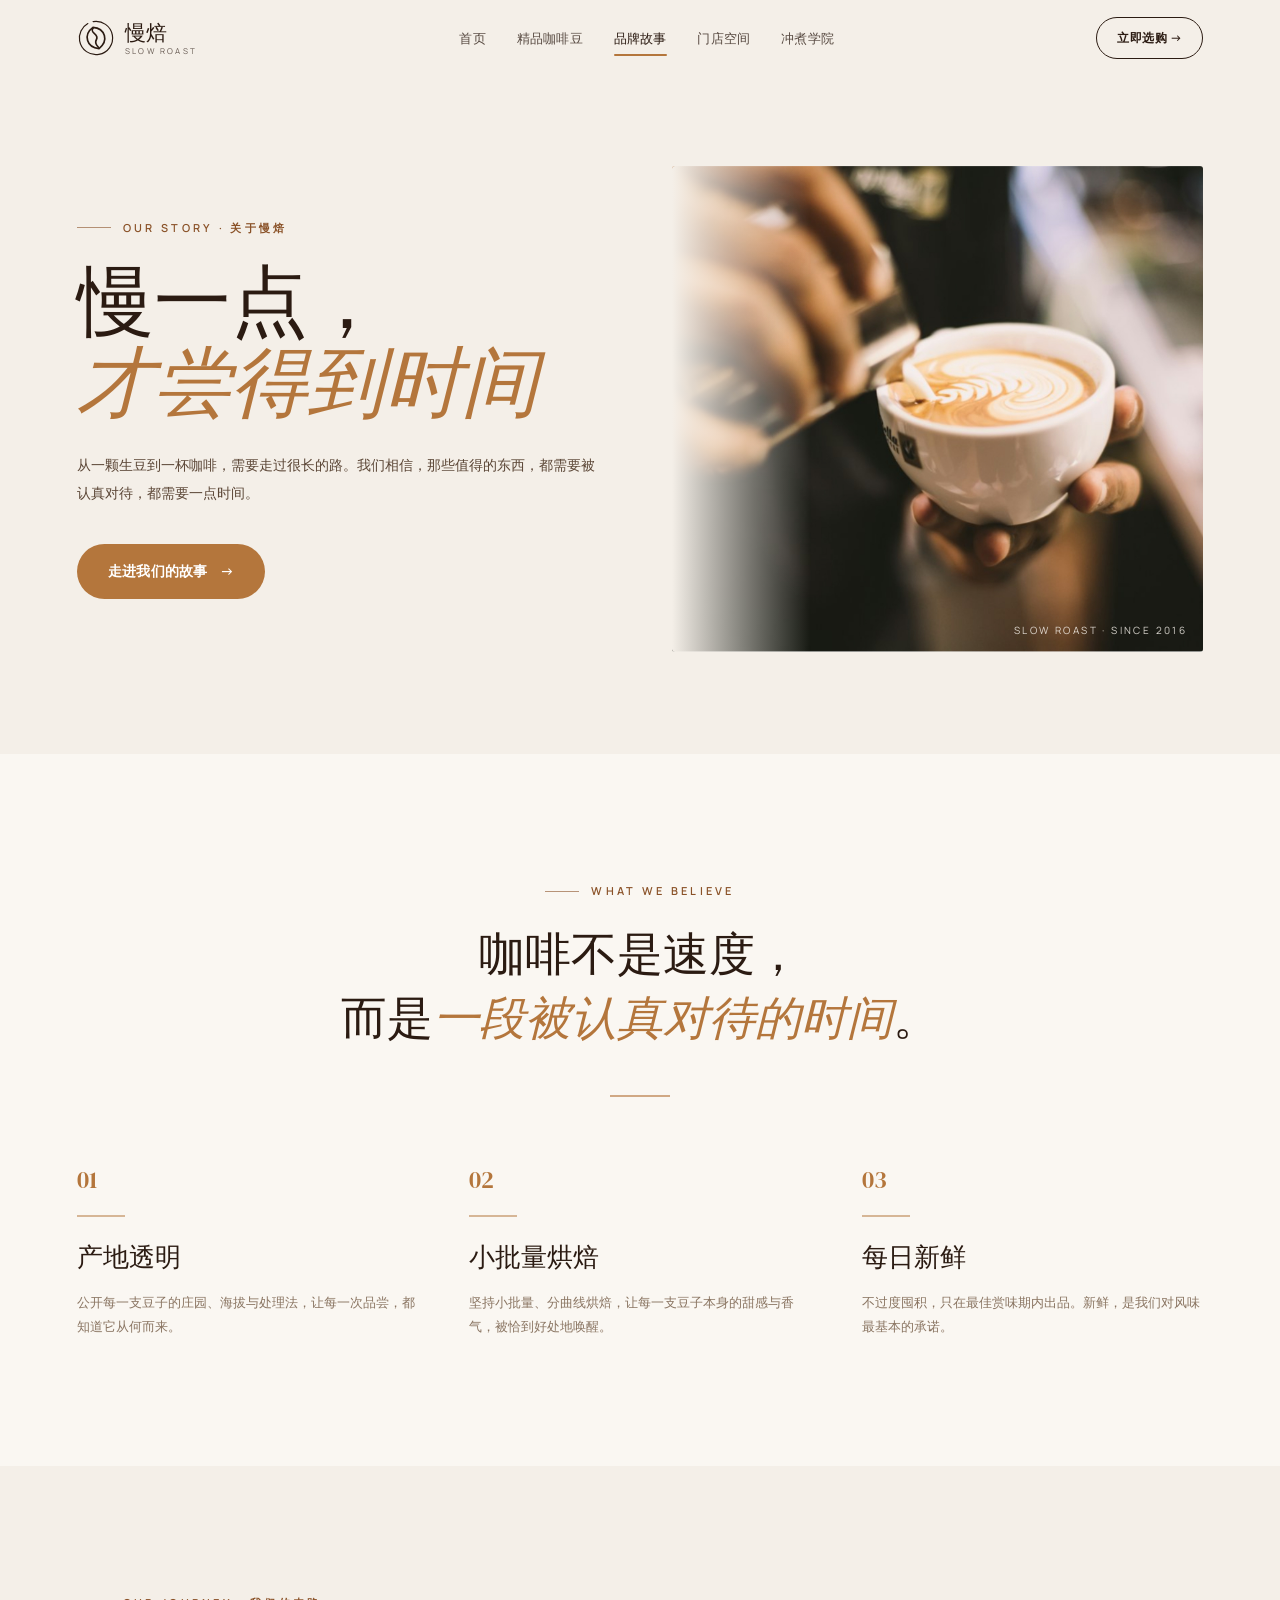
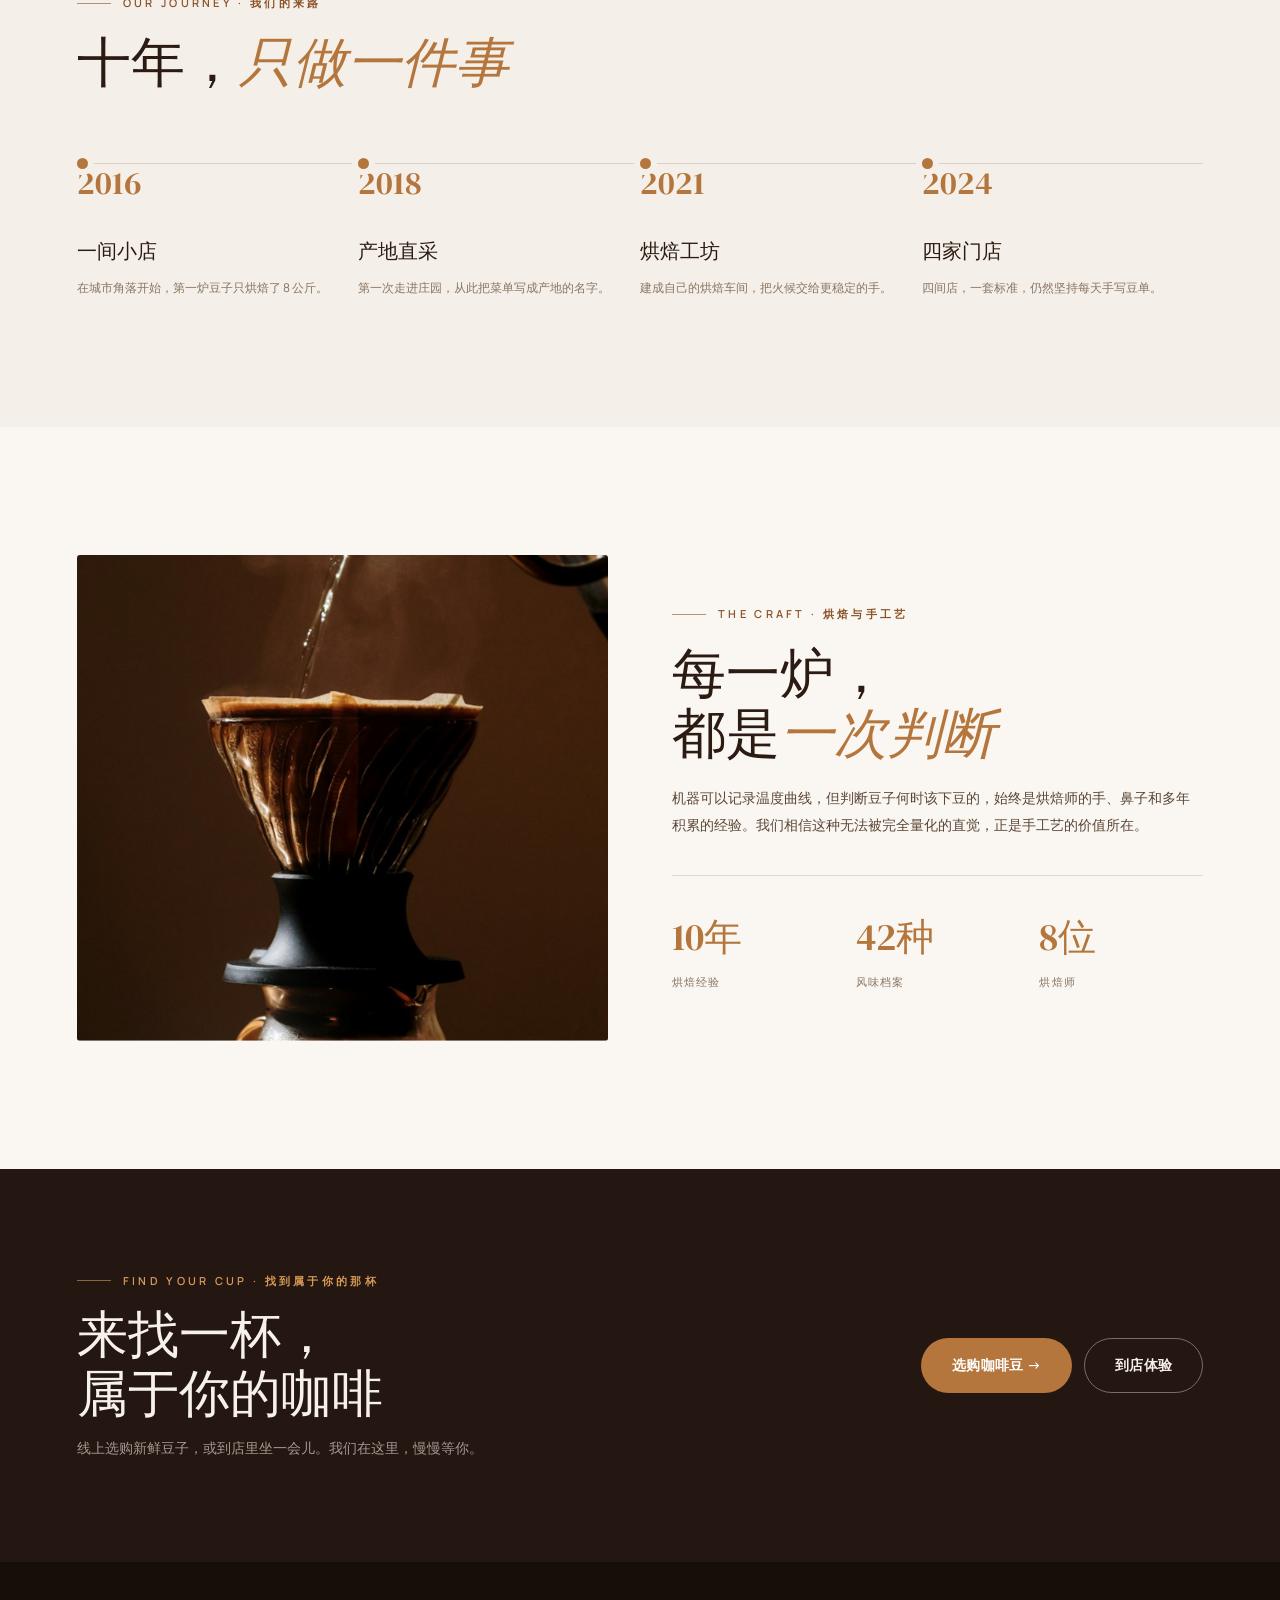
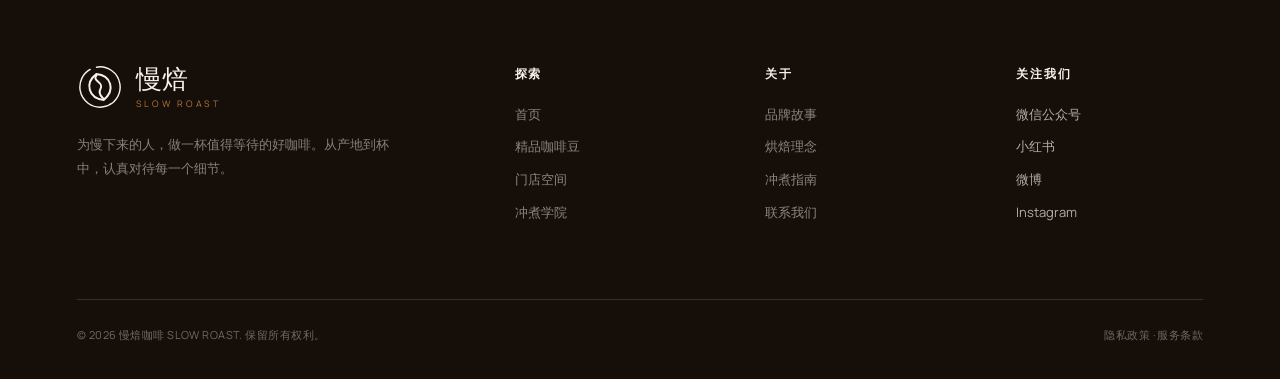
<file: story.html>
<!DOCTYPE html>
<html lang="zh-CN">
<head>
<meta charset="UTF-8">
<meta name="viewport" content="width=device-width, initial-scale=1.0">
<title>品牌故事 — 慢焙咖啡 SLOW ROAST</title>
<link rel="preconnect" href="https://fonts.googleapis.com">
<link rel="preconnect" href="https://fonts.gstatic.com" crossorigin>
<link href="https://fonts.googleapis.com/css2?family=DM+Serif+Display&family=Manrope:wght@400;500;600;700&display=swap" rel="stylesheet">
<link rel="stylesheet" href="css/common.css">
<style>
/* ---- Hero ---- */
.phero{position:relative;padding-top:calc(var(--nav-h) + clamp(56px,7vw,110px));padding-bottom:clamp(60px,8vw,120px);background:var(--cream);overflow:hidden}
.phero .grid{display:grid;grid-template-columns:1fr 1fr;gap:clamp(30px,5vw,80px);align-items:center}
.phero .copy h1{font-family:var(--serif);font-weight:400;font-size:clamp(48px,6vw,98px);line-height:1.06;margin-top:24px}
.phero .copy h1 em{font-style:italic;color:var(--brown)}
.phero .copy .lead{margin-top:28px;font-size:clamp(14px,1.1vw,17px);line-height:1.95;color:var(--ink-soft);max-width:520px}
.phero .copy .actions{margin-top:38px}
.phero .figure{position:relative;height:clamp(340px,38vw,540px);border-radius:3px;overflow:hidden}
.phero .figure img{width:100%;height:100%;object-fit:cover}
.phero .figure::after{content:"";position:absolute;inset:0;background:linear-gradient(90deg,var(--cream),transparent 26%)}
.phero .cap{position:absolute;right:16px;bottom:14px;font-size:10px;letter-spacing:.24em;color:rgba(246,241,234,.85);text-transform:uppercase;z-index:2}

/* ---- 信念 ---- */
.belief{background:var(--paper);text-align:center}
.belief .quote{font-family:var(--serif);font-size:clamp(28px,3.6vw,54px);line-height:1.4;max-width:1000px;margin:22px auto 0;font-weight:400}
.belief .quote em{font-style:italic;color:var(--brown)}
.belief .dash{width:60px;height:2px;background:var(--brown);margin:44px auto 0;opacity:.6}
.values{display:grid;grid-template-columns:repeat(3,1fr);gap:clamp(24px,4vw,64px);margin-top:64px;text-align:left}
.value .no{font-family:var(--serif);font-size:24px;color:var(--brown)}
.value .ln{width:48px;height:2px;background:var(--brown);margin:16px 0 20px;opacity:.5}
.value h3{font-family:var(--serif);font-weight:400;font-size:clamp(22px,2vw,30px);margin-bottom:12px}
.value p{font-size:13px;line-height:1.85;color:var(--muted)}

/* ---- 时间线 ---- */
.timeline{background:var(--cream)}
.tl-head{margin-bottom:clamp(48px,5vw,72px)}
.tl-grid{display:grid;grid-template-columns:repeat(4,1fr);position:relative;gap:0}
.tl-grid::before{content:"";position:absolute;left:0;right:0;top:7px;height:1px;background:var(--line-light)}
.tl-item{position:relative;padding-right:20px}
.tl-item .year{font-family:var(--serif);font-size:clamp(26px,2.6vw,38px);color:var(--brown);margin-bottom:26px}
.tl-item .dot{position:absolute;top:2px;left:0;width:11px;height:11px;border-radius:50%;background:var(--brown);box-shadow:0 0 0 6px var(--cream)}
.tl-item h4{font-family:var(--serif);font-weight:400;font-size:20px;margin-bottom:10px}
.tl-item p{font-size:12px;line-height:1.8;color:var(--muted)}

/* ---- 烘焙工艺 ---- */
.craft{background:var(--paper)}
.craft .grid{display:grid;grid-template-columns:1fr 1fr;gap:clamp(34px,5vw,90px);align-items:center}
.craft .figure{height:clamp(340px,38vw,540px);border-radius:3px;overflow:hidden}
.craft .figure img{width:100%;height:100%;object-fit:cover}
.craft .stats{display:grid;grid-template-columns:repeat(3,1fr);gap:20px;margin-top:36px;padding-top:30px;border-top:1px solid var(--line-light)}
.craft .stats .n{font-family:var(--serif);font-size:clamp(30px,3vw,46px);color:var(--brown)}
.craft .stats .l{font-size:11px;letter-spacing:.1em;color:var(--muted);margin-top:6px}

@media(max-width:960px){
  .phero .grid,.craft .grid{grid-template-columns:1fr;gap:40px}
  .phero .figure{height:clamp(280px,52vw,460px)}
  .phero .figure::after{background:linear-gradient(0deg,var(--cream),transparent 30%)}
  .values{grid-template-columns:1fr;gap:34px}
  .value .ln{margin:12px 0 14px}
  .tl-grid{grid-template-columns:repeat(2,1fr);gap:40px 20px}
  .tl-grid::before{display:none}
  .tl-item .dot{display:none}
  .tl-item{border-left:2px solid var(--line-light);padding-left:18px}
  .tl-item .year{margin-bottom:14px}
}
@media(max-width:600px){
  .phero .copy h1{font-size:clamp(42px,12vw,64px)}
  .belief .quote{font-size:clamp(24px,7vw,34px)}
  .tl-grid{grid-template-columns:1fr;gap:30px}
  .craft .stats{grid-template-columns:repeat(3,1fr)}
}
</style>
</head>
<body>

<nav class="nav" id="nav">
  <a href="index.html" class="brand" aria-label="慢焙咖啡首页"><span class="mark"></span><div>慢焙<small>SLOW ROAST</small></div></a>
  <div class="nav-links" id="navLinks">
    <a href="index.html" data-page="index.html">首页</a>
    <a href="beans.html" data-page="beans.html">精品咖啡豆</a>
    <a href="story.html" data-page="story.html">品牌故事</a>
    <a href="stores.html" data-page="stores.html">门店空间</a>
    <a href="academy.html" data-page="academy.html">冲煮学院</a>
  </div>
  <a href="beans.html" class="nav-cta">立即选购 →</a>
  <button class="nav-toggle" aria-label="打开菜单"><span></span><span></span><span></span></button>
</nav>

<!-- HERO -->
<header class="phero" data-theme="light">
  <div class="wrap grid">
    <div class="copy reveal">
      <div class="kicker">Our Story · 关于慢焙</div>
      <h1>慢一点，<br><em>才尝得到时间</em></h1>
      <p class="lead">从一颗生豆到一杯咖啡，需要走过很长的路。我们相信，那些值得的东西，都需要被认真对待，都需要一点时间。</p>
      <div class="actions"><a href="#belief" class="btn btn-primary">走进我们的故事 <span>→</span></a></div>
    </div>
    <div class="figure reveal">
      <img src="assets/story-latte.jpg" alt="咖啡师手冲">
      <span class="cap">SLOW ROAST · SINCE 2016</span>
    </div>
  </div>
</header>

<!-- 信念 -->
<section class="section belief" id="belief" data-theme="light">
  <div class="wrap">
    <div class="kicker reveal" style="justify-content:center">What We Believe</div>
    <p class="quote reveal">咖啡不是速度，<br>而是<em>一段被认真对待的时间</em>。</p>
    <div class="dash reveal"></div>
    <div class="values">
      <div class="value reveal">
        <div class="no">01</div><div class="ln"></div>
        <h3>产地透明</h3>
        <p>公开每一支豆子的庄园、海拔与处理法，让每一次品尝，都知道它从何而来。</p>
      </div>
      <div class="value reveal">
        <div class="no">02</div><div class="ln"></div>
        <h3>小批量烘焙</h3>
        <p>坚持小批量、分曲线烘焙，让每一支豆子本身的甜感与香气，被恰到好处地唤醒。</p>
      </div>
      <div class="value reveal">
        <div class="no">03</div><div class="ln"></div>
        <h3>每日新鲜</h3>
        <p>不过度囤积，只在最佳赏味期内出品。新鲜，是我们对风味最基本的承诺。</p>
      </div>
    </div>
  </div>
</section>

<!-- 时间线 -->
<section class="section timeline" data-theme="light">
  <div class="wrap">
    <div class="tl-head reveal">
      <div class="kicker">Our Journey · 我们的来路</div>
      <h2 class="sec-title">十年，<em>只做一件事</em></h2>
    </div>
    <div class="tl-grid">
      <div class="tl-item reveal"><span class="dot"></span><div class="year">2016</div><h4>一间小店</h4><p>在城市角落开始，第一炉豆子只烘焙了 8 公斤。</p></div>
      <div class="tl-item reveal"><span class="dot"></span><div class="year">2018</div><h4>产地直采</h4><p>第一次走进庄园，从此把菜单写成产地的名字。</p></div>
      <div class="tl-item reveal"><span class="dot"></span><div class="year">2021</div><h4>烘焙工坊</h4><p>建成自己的烘焙车间，把火候交给更稳定的手。</p></div>
      <div class="tl-item reveal"><span class="dot"></span><div class="year">2024</div><h4>四家门店</h4><p>四间店，一套标准，仍然坚持每天手写豆单。</p></div>
    </div>
  </div>
</section>

<!-- 烘焙工艺 -->
<section class="section craft" data-theme="light">
  <div class="wrap grid">
    <div class="figure reveal"><img src="assets/craft-pour.jpg" alt="烘焙与手冲工艺"></div>
    <div class="quote reveal">
      <div class="kicker">The Craft · 烘焙与手工艺</div>
      <h2 class="sec-title">每一炉，<br>都是<em>一次判断</em></h2>
      <p class="sec-lead">机器可以记录温度曲线，但判断豆子何时该下豆的，始终是烘焙师的手、鼻子和多年积累的经验。我们相信这种无法被完全量化的直觉，正是手工艺的价值所在。</p>
      <div class="stats">
        <div><div class="n">10年</div><div class="l">烘焙经验</div></div>
        <div><div class="n">42种</div><div class="l">风味档案</div></div>
        <div><div class="n">8位</div><div class="l">烘焙师</div></div>
      </div>
    </div>
  </div>
</section>

<!-- CTA -->
<section class="cta-band" data-theme="dark">
  <div class="wrap inner reveal">
    <div><div class="kicker">Find Your Cup · 找到属于你的那杯</div><h2>来找一杯，<br>属于你的咖啡</h2><p>线上选购新鲜豆子，或到店里坐一会儿。我们在这里，慢慢等你。</p></div>
    <div style="display:flex;gap:12px;flex-wrap:wrap">
      <a href="beans.html" class="btn btn-primary">选购咖啡豆 →</a>
      <a href="stores.html" class="btn btn-ghost-dark">到店体验</a>
    </div>
  </div>
</section>

<!-- 页脚 -->
<footer class="footer" data-theme="dark">
  <div class="footer-inner">
    <div class="footer-top">
      <div class="fbrand">
        <div class="fbrand-top"><span class="mark"></span><span class="fbrand-name">慢焙<small>SLOW ROAST</small></span></div>
        <p>为慢下来的人，做一杯值得等待的好咖啡。从产地到杯中，认真对待每一个细节。</p>
      </div>
      <div><h5>探索</h5><ul>
        <li><a href="index.html" data-page="index.html">首页</a></li>
        <li><a href="beans.html" data-page="beans.html">精品咖啡豆</a></li>
        <li><a href="stores.html" data-page="stores.html">门店空间</a></li>
        <li><a href="academy.html" data-page="academy.html">冲煮学院</a></li>
      </ul></div>
      <div><h5>关于</h5><ul>
        <li><a href="story.html" data-page="story.html">品牌故事</a></li>
        <li><a href="story.html#belief">烘焙理念</a></li>
        <li><a href="academy.html">冲煮指南</a></li>
        <li><a href="stores.html#visit">联系我们</a></li>
      </ul></div>
      <div><h5>关注我们</h5><ul><li>微信公众号</li><li>小红书</li><li>微博</li><li>Instagram</li></ul></div>
    </div>
  </div>
  <div class="footer-bottom"><span>© 2026 慢焙咖啡 SLOW ROAST. 保留所有权利。</span><span>隐私政策 · 服务条款</span></div>
</footer>

<script src="js/common.js"></script>
</body>
</html>
</file>
<file: css/common.css>
/* ============================================================
   慢焙咖啡 SLOW ROAST — 全站共享样式
   统一设计语言：米白 / 深棕 / 咖啡棕 / 琥珀
   响应式：桌面 → 平板(≤960) → 手机(≤600)
   ============================================================ */
:root{
  --cream:#F4EFE8;
  --paper:#FAF7F2;
  --ink:#2B1B12;
  --ink-soft:#5B4636;
  --muted:#8a7562;
  --night:#160E09;
  --night-2:#241610;
  --white:#F6F1EA;
  --brown:#B4763C;
  --brown-2:#8A5228;
  --amber:#D89A57;
  --line-light:rgba(43,27,18,.14);
  --line-dark:rgba(246,241,234,.14);
  --serif:'DM Serif Display','Songti SC','STSong',Georgia,serif;
  --sans:'Manrope','PingFang SC','Microsoft YaHei',system-ui,sans-serif;
  --nav-h:76px;
  --pad:clamp(22px,6vw,120px);
  --ease:cubic-bezier(.22,.61,.36,1);
}
*{margin:0;padding:0;box-sizing:border-box}
html{scroll-behavior:smooth;-webkit-text-size-adjust:100%}
body{font-family:var(--sans);background:var(--cream);color:var(--ink);overflow-x:hidden;-webkit-font-smoothing:antialiased;line-height:1.6}
img{display:block;max-width:100%}
a{color:inherit;text-decoration:none}
button{font-family:inherit}
::selection{background:var(--brown);color:#fff}

/* ---------- 通用容器与排版 ---------- */
.wrap{width:100%;max-width:1560px;margin:0 auto;padding-left:var(--pad);padding-right:var(--pad)}
.section{padding:clamp(80px,10vw,150px) 0}
.section-sm{padding:clamp(56px,7vw,100px) 0}
.bg-cream{background:var(--cream)}
.bg-paper{background:var(--paper)}
.bg-night{background:var(--night);color:var(--white)}
.kicker{font-size:11px;letter-spacing:.3em;text-transform:uppercase;color:var(--brown-2);font-weight:600;display:flex;align-items:center;gap:12px}
.kicker::before{content:"";width:34px;height:1px;background:currentColor;opacity:.6}
.on-dark .kicker,.bg-night .kicker{color:var(--amber)}
.sec-title{font-family:var(--serif);font-weight:400;font-size:clamp(34px,4.2vw,64px);line-height:1.12;margin-top:20px}
.sec-title em{font-style:italic;color:var(--brown)}
.on-dark .sec-title em,.bg-night .sec-title em{color:var(--amber)}
.sec-lead{margin-top:22px;font-size:clamp(14px,1.1vw,16px);line-height:1.9;color:var(--ink-soft);max-width:560px}
.on-dark .sec-lead,.bg-night .sec-lead{color:rgba(246,241,234,.66)}
.sec-head{display:flex;justify-content:space-between;align-items:end;gap:40px;margin-bottom:clamp(44px,5vw,72px)}
.sec-head .right{max-width:380px;font-size:14px;line-height:1.85;color:var(--muted)}
.on-dark .sec-head .right,.bg-night .sec-head .right{color:rgba(246,241,234,.58)}

/* ---------- 按钮 ---------- */
.btn{display:inline-flex;align-items:center;justify-content:center;gap:12px;border-radius:40px;padding:15px 30px;font-size:14px;font-weight:600;letter-spacing:.02em;cursor:pointer;border:1px solid transparent;transition:transform .3s var(--ease),background .3s,color .3s,border-color .3s;white-space:nowrap}
.btn:hover{transform:translateY(-3px)}
.btn-primary{background:var(--brown);color:#fff}
.btn-primary:hover{background:#c98448}
.btn-ghost-light{border-color:rgba(43,27,18,.3);color:var(--ink)}
.btn-ghost-light:hover{background:rgba(43,27,18,.06)}
.btn-ghost-dark{border-color:rgba(246,241,234,.4);color:var(--white)}
.btn-ghost-dark:hover{background:rgba(246,241,234,.12)}
.btn-sm{padding:11px 22px;font-size:12px}

/* ============================================================
   导航
   ============================================================ */
.nav{position:fixed;top:0;left:0;width:100%;height:var(--nav-h);z-index:100;display:flex;align-items:center;justify-content:space-between;padding:0 var(--pad);color:var(--ink);transition:color .4s,background .4s,box-shadow .4s,backdrop-filter .4s}
.nav.on-dark{color:var(--white)}
.nav.scrolled{background:rgba(244,239,232,.94);backdrop-filter:blur(16px);-webkit-backdrop-filter:blur(16px);box-shadow:0 1px 0 var(--line-light)}
.nav.scrolled.on-dark{background:rgba(22,14,9,.93);box-shadow:0 1px 0 var(--line-dark)}
.brand{display:flex;align-items:center;gap:10px;font-family:var(--serif);font-size:21px;letter-spacing:.02em;line-height:1;flex-shrink:0}
/* 矢量咖啡豆徽章：currentColor 自动适配明暗背景，hover 微微转动 */
.brand .mark{
  width:38px;height:38px;flex-shrink:0;
  background:currentColor;
  -webkit-mask:url(../assets/logo-mark.svg) center/contain no-repeat;
  mask:url(../assets/logo-mark.svg) center/contain no-repeat;
  transition:transform .55s var(--ease);
}
.brand:hover .mark{transform:rotate(12deg)}
.brand small{font-family:var(--sans);font-size:8px;letter-spacing:.28em;opacity:.7;display:block;margin-top:4px}
.nav-links{display:flex;gap:clamp(18px,2.4vw,38px);font-size:13px;font-weight:500;letter-spacing:.02em;align-items:center}
.nav-links a{position:relative;opacity:.78;transition:opacity .25s;padding:6px 0;white-space:nowrap}
.nav-links a:hover,.nav-links a.active{opacity:1}
.nav-links a.active::after{content:"";position:absolute;left:0;right:0;bottom:-2px;height:2px;background:var(--brown);border-radius:2px}
.nav.on-dark .nav-links a.active::after{background:var(--amber)}
.nav-cta{border:1px solid currentColor;border-radius:40px;padding:10px 20px;font-size:12px;font-weight:600;letter-spacing:.04em;background:transparent;color:inherit;cursor:pointer;transition:background .25s,color .25s,border-color .25s;white-space:nowrap;flex-shrink:0}
.nav-cta:hover{background:var(--brown);color:#fff;border-color:var(--brown)}
.nav-toggle{display:none;width:42px;height:42px;border:none;background:transparent;color:inherit;cursor:pointer;position:relative;z-index:2}
.nav-toggle span{display:block;width:22px;height:1.6px;background:currentColor;margin:5px auto;transition:transform .35s var(--ease),opacity .25s}
.nav.open .nav-toggle span:nth-child(1){transform:translateY(6.6px) rotate(45deg)}
.nav.open .nav-toggle span:nth-child(2){opacity:0}
.nav.open .nav-toggle span:nth-child(3){transform:translateY(-6.6px) rotate(-45deg)}

/* ============================================================
   页脚
   ============================================================ */
.footer{background:var(--night);color:rgba(246,241,234,.7);padding:clamp(70px,8vw,110px) var(--pad) 36px}
.footer-inner{max-width:1560px;margin:0 auto}
.footer-top{display:grid;grid-template-columns:2fr 1fr 1fr 1fr;gap:clamp(30px,5vw,80px);padding-bottom:64px}
.fbrand{color:var(--white)}
.fbrand-top{display:flex;align-items:center;gap:13px}
.fbrand-top .mark{width:46px;height:46px;flex-shrink:0;background:var(--white);-webkit-mask:url(../assets/logo-mark.svg) center/contain no-repeat;mask:url(../assets/logo-mark.svg) center/contain no-repeat}
.fbrand-name{font-family:var(--serif);font-size:26px;line-height:1;color:var(--white)}
.fbrand small{display:block;font-family:var(--sans);font-size:9px;letter-spacing:.3em;color:var(--brown);margin-top:7px}
.fbrand p{margin-top:22px;font-size:13px;line-height:1.85;max-width:320px;color:rgba(246,241,234,.5)}
.footer h5{color:var(--white);font-size:12px;letter-spacing:.16em;text-transform:uppercase;margin-bottom:20px}
.footer ul{list-style:none}
.footer li{margin-bottom:12px;font-size:13px}
.footer li a{opacity:.75;transition:opacity .25s,color .25s}
.footer li a:hover{opacity:1;color:var(--amber)}
.footer-bottom{max-width:1560px;margin:0 auto;padding-top:26px;border-top:1px solid var(--line-dark);display:flex;justify-content:space-between;gap:16px;font-size:11px;letter-spacing:.04em;color:rgba(246,241,234,.4);flex-wrap:wrap}

/* ---------- 通用：暗色 CTA 带 ---------- */
.cta-band{background:var(--night-2);color:var(--white);padding:clamp(64px,8vw,110px) 0}
.cta-band .inner{display:flex;justify-content:space-between;align-items:center;gap:40px;flex-wrap:wrap}
.cta-band .kicker{color:var(--amber)}
.cta-band h2{font-family:var(--serif);font-weight:400;font-size:clamp(32px,4vw,58px);line-height:1.15;margin-top:16px}
.cta-band p{margin-top:14px;font-size:14px;color:rgba(246,241,234,.6);max-width:520px}

/* ---------- 入场动画 ---------- */
.reveal{opacity:0;transform:translateY(28px);transition:opacity .8s var(--ease),transform .8s var(--ease)}
.reveal.in{opacity:1;transform:none}

/* ============================================================
   响应式
   ============================================================ */
@media(max-width:960px){
  .nav-links{position:fixed;top:var(--nav-h);left:0;right:0;flex-direction:column;align-items:stretch;gap:0;background:rgba(244,239,232,.98);backdrop-filter:blur(18px);-webkit-backdrop-filter:blur(18px);color:var(--ink);padding:8px var(--pad) 22px;box-shadow:0 20px 40px rgba(0,0,0,.12);transform:translateY(-12px);opacity:0;pointer-events:none;transition:transform .3s var(--ease),opacity .3s}
  .nav.on-dark .nav-links{background:rgba(22,14,9,.98);color:var(--white)}
  .nav.open .nav-links{transform:none;opacity:1;pointer-events:auto}
  .nav-links a{padding:14px 0;font-size:15px;border-bottom:1px solid var(--line-light)}
  .nav.on-dark .nav-links a{border-bottom-color:var(--line-dark)}
  .nav-links a.active::after{display:none}
  .nav-toggle{display:block}
  .nav-cta{display:none}
  .footer-top{grid-template-columns:1fr 1fr;gap:40px}
  .sec-head{flex-direction:column;align-items:flex-start;gap:18px}
}
@media(max-width:600px){
  :root{--nav-h:66px;--pad:22px}
  .footer-top{grid-template-columns:1fr;gap:34px;padding-bottom:44px}
  .footer-bottom{flex-direction:column;gap:8px}
  .cta-band .inner{flex-direction:column;align-items:flex-start}
  .btn{width:100%}
  .cta-band .btn,.hero-actions .btn{width:auto}
}
@media(prefers-reduced-motion:reduce){*{animation-duration:.01ms!important;transition-duration:.01ms!important;scroll-behavior:auto!important}.reveal{opacity:1;transform:none}}
</file>
